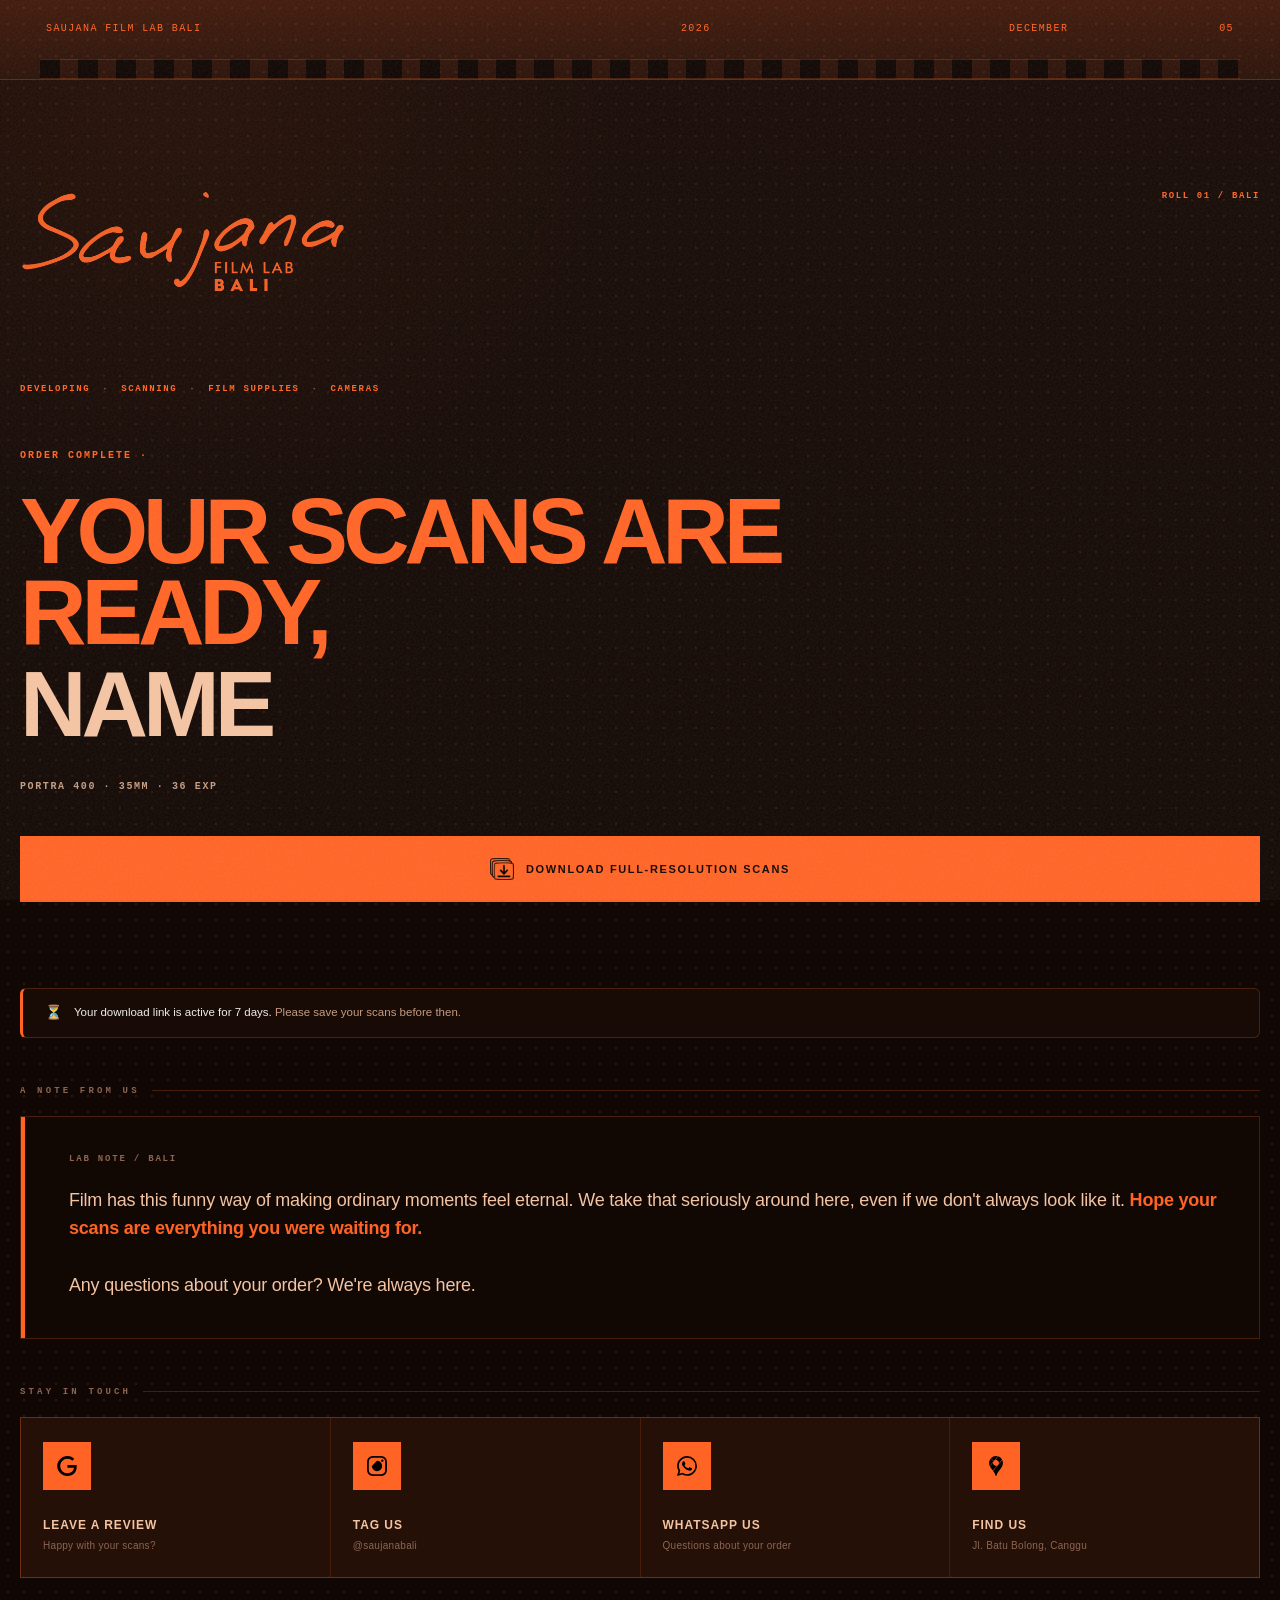
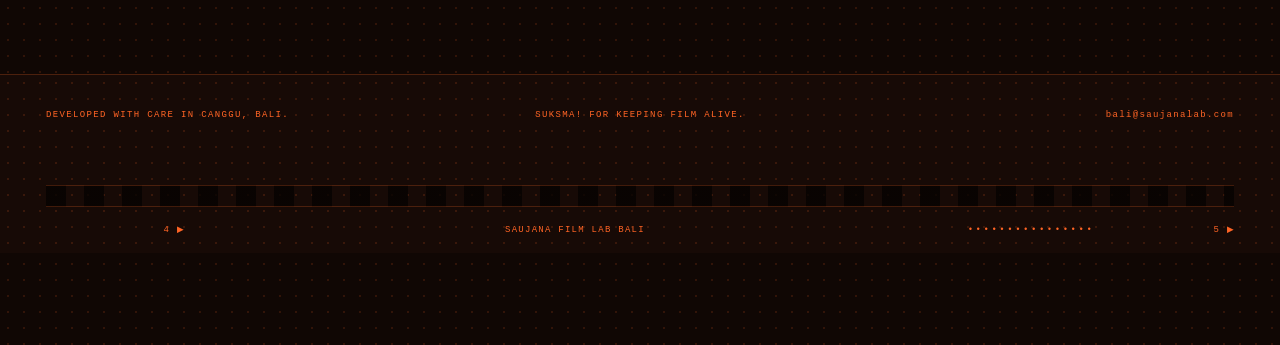
<file: index.html>
<!DOCTYPE html>
<html lang="en">
<head>
  <meta charset="UTF-8" />
  <meta name="viewport" content="width=device-width, initial-scale=1.0" />
  <title>Your Scans are Ready — Saujana Film Lab Bali</title>
  <link rel="icon" type="image/png" href="saujana-delivery-favicon.png" />
  <link rel="apple-touch-icon" href="saujana-delivery-favicon.png" />
  <link href="https://fonts.googleapis.com/css2?family=Cormorant+Garamond:ital,wght@0,300;0,400;1,300;1,400&family=Montserrat:wght@300;400;500&display=swap" rel="stylesheet" />
  <!-- WhatsApp / Social Media Preview Tags -->
  <meta property="og:title" content="Your scans are done! 🎞️" />
  <meta property="og:description" content="Fresh from our scanner, delivered to you!" />
  <meta property="og:image" content="https://bali-scans.saujanalab.com/sb-scans-done-wide.png" />
  <meta property="og:image:secure_url" content="https://bali-scans.saujanalab.com/sb-scans-done-wide.png" />
  <meta property="og:image:type" content="image/png" />
  <meta property="og:image:width" content="1200" />
  <meta property="og:image:height" content="630" />
  <meta property="og:type" content="website" />
  <meta property="og:url" content="https://bali-scans.saujanalab.com/" />

  <meta name="twitter:card" content="summary_large_image" />
  <meta name="twitter:title" content="Your scans are done! 🎞️" />
  <meta name="twitter:description" content="Fresh from our scanner, delivered to you!" />
  <meta name="twitter:image" content="https://bali-scans.saujanalab.com/sb-scans-done-wide.png" />
  <link rel="stylesheet" href="bali-delivery-trial.css?v=20261012-negatives" />
  <link rel="stylesheet" href="roll-call-link.css?v=20261101-recovery" />
  <link rel="stylesheet" href="roll-call-proof.css?v=20261117" />
  <link rel="stylesheet" href="download-countdown.css" />
  <script src="negative-collection.js?v=20261013-no-copy"></script>
  <script>
    (() => {
      const previewParams = new URLSearchParams(window.location.search);
      if (previewParams.get('theme') !== 'classic') {
        document.documentElement.dataset.deliveryTheme = 'bali';
        const requestedTheme = previewParams.get('negative');
        document.documentElement.dataset.negative =
          requestedTheme === 'bw' || requestedTheme === 'classic' ? requestedTheme : 'colour';
        if (
          previewParams.get('preview') === '1' ||
          window.location.hostname === '127.0.0.1' ||
          window.location.hostname === 'localhost'
        ) {
          document.documentElement.dataset.themePreview = 'true';
        }
      }
    })();
  </script>

  <style>
    *, *::before, *::after { box-sizing: border-box; margin: 0; padding: 0; }

    :root {
      --black: #0a0a0a;
      --off-black: #111111;
      --dark: #1a1a1a;
      --mid: #2e2e2e;
      --dim: #555;
      --muted: #888;
      --light: #c8c8c8;
      --off-white: #eeece8;
      --white: #fafaf8;
      --grain-opacity: 0.045;
    }

    html { scroll-behavior: smooth; }

    body {
      background-color: var(--black);
      color: var(--off-white);
      font-family: 'Montserrat', sans-serif;
      font-weight: 300;
      min-height: 100vh;
      overflow-x: hidden;
      cursor: default;
    }

    /* grain overlay */
    body::before {
      content: '';
      position: fixed;
      inset: 0;
      background-image: url("data:image/svg+xml,%3Csvg viewBox='0 0 512 512' xmlns='http://www.w3.org/2000/svg'%3E%3Cfilter id='noise'%3E%3CfeTurbulence type='fractalNoise' baseFrequency='0.75' numOctaves='4' stitchTiles='stitch'/%3E%3C/filter%3E%3Crect width='100%25' height='100%25' filter='url(%23noise)' opacity='1'/%3E%3C/svg%3E");
      opacity: var(--grain-opacity);
      pointer-events: none;
      z-index: 100;
    }

    /* sprocket strip top */
    .sprocket-strip {
      width: 100%;
      height: 36px;
      background: var(--off-black);
      border-bottom: 1px solid #222;
      display: flex;
      align-items: center;
      padding: 0 24px;
      gap: 0;
      overflow: hidden;
      position: relative;
    }
    .sprocket-strip::after {
      content: '';
      position: absolute;
      bottom: 0;
      left: 0;
      right: 0;
      height: 1px;
      background: linear-gradient(90deg, transparent, #333 20%, #333 80%, transparent);
    }
    .sprocket-hole {
      width: 18px;
      height: 22px;
      border: 1.5px solid #333;
      border-radius: 3px;
      margin-right: 28px;
      flex-shrink: 0;
      opacity: 0.6;
    }
    .frame-counter {
      position: absolute;
      right: 24px;
      font-size: 9px;
      letter-spacing: 0.2em;
      color: var(--dim);
      font-family: 'Montserrat', monospace;
    }

    /* main layout */
    .page {
      max-width: 680px;
      margin: 0 auto;
      padding: 0 32px 80px;
    }

    /* header */
    .header {
      padding: 64px 0 48px;
      text-align: center;
      opacity: 0;
      animation: fadeUp 1s ease 0.1s forwards;
    }

    .logo-wrap {
      display: inline-block;
      margin-bottom: 32px;
    }

    .logo-wrap img {
      width: 220px;
      opacity: 0.95;

    }

    .tagline {
      font-size: 10px;
      letter-spacing: 0.35em;
      color: var(--muted);
      text-transform: uppercase;
      margin-top: 4px;
    }

    /* divider */
    .divider {
      display: flex;
      align-items: center;
      gap: 16px;
      margin: 40px 0;
      opacity: 0;
      animation: fadeUp 1s ease 0.3s forwards;
    }
    .divider-line {
      flex: 1;
      height: 1px;
      background: linear-gradient(90deg, transparent, #2e2e2e);
    }
    .divider-line:last-child {
      background: linear-gradient(90deg, #2e2e2e, transparent);
    }
    .divider-icon {
      font-size: 16px;
      color: var(--dim);
      letter-spacing: 0.1em;
    }

    /* ready card */
    .ready-card {
      text-align: center;
      padding: 52px 40px;
      background: var(--off-black);
      border: 1px solid #222;
      border-radius: 2px;
      position: relative;
      overflow: hidden;
      opacity: 0;
      animation: fadeUp 1s ease 0.4s forwards;
    }
    .ready-card::before {
      content: '';
      position: absolute;
      top: 0; left: 0; right: 0;
      height: 1px;
      background: linear-gradient(90deg, transparent, #444, transparent);
    }

    .ready-eyebrow {
      font-size: 9px;
      letter-spacing: 0.4em;
      text-transform: uppercase;
      color: var(--muted);
      margin-bottom: 20px;
    }

    .ready-headline {
      font-family: 'Cormorant Garamond', serif;
      font-size: clamp(32px, 6vw, 48px);
      font-weight: 300;
      font-style: italic;
      color: var(--white);
      line-height: 1.15;
      margin-bottom: 8px;
      letter-spacing: -0.01em;
    }

    .ready-name {
      font-family: 'Cormorant Garamond', serif;
      font-size: clamp(32px, 6vw, 48px);
      font-weight: 400;
      color: var(--white);
      line-height: 1.15;
    }

    .ready-sub {
      margin-top: 20px;
      font-size: 11px;
      letter-spacing: 0.15em;
      color: var(--muted);
    }

    /* download button */
    .download-wrap {
      margin-top: 36px;
      display: flex;
      justify-content: center;
    }

    .btn-download {
      display: inline-flex;
      align-items: center;
      gap: 12px;
      padding: 16px 40px;
      background: var(--off-white);
      color: var(--black);
      text-decoration: none;
      font-size: 11px;
      font-weight: 500;
      letter-spacing: 0.25em;
      text-transform: uppercase;
      border-radius: 1px;
      transition: all 0.3s ease;
      position: relative;
      overflow: hidden;
    }
    .btn-download::before {
      content: '';
      position: absolute;
      inset: 0;
      background: var(--white);
      transform: scaleX(0);
      transform-origin: left;
      transition: transform 0.3s ease;
    }
    .btn-download:hover::before { transform: scaleX(1); }
    .btn-download span, .btn-download svg { position: relative; z-index: 1; }
    .btn-download:hover { letter-spacing: 0.3em; }

    /* notice */
    .notice {
      margin-top: 24px;
      display: flex;
      align-items: flex-start;
      gap: 12px;
      background: #161616;
      border: 1px solid #222;
      border-left: 2px solid #444;
      padding: 16px 20px;
      border-radius: 1px;
      text-align: left;
      opacity: 0;
      animation: fadeUp 1s ease 0.55s forwards;
    }
    .notice-icon { font-size: 14px; margin-top: 1px; flex-shrink: 0; }
    .notice p {
      font-size: 11.5px;
      line-height: 1.7;
      color: var(--light);
    }
    .notice p strong {
      color: var(--off-white);
      font-weight: 500;
    }

    /* info section */
    .info-section {
      margin-top: 48px;
      opacity: 0;
      animation: fadeUp 1s ease 0.65s forwards;
    }

    .info-label {
      font-size: 9px;
      letter-spacing: 0.35em;
      text-transform: uppercase;
      color: var(--dim);
      margin-bottom: 20px;
      display: flex;
      align-items: center;
      gap: 12px;
    }
    .info-label::after {
      content: '';
      flex: 1;
      height: 1px;
      background: #222;
    }

    .message-block {
      background: var(--off-black);
      border: 1px solid #1e1e1e;
      padding: 32px 36px;
      border-radius: 1px;
      font-family: 'Cormorant Garamond', serif;
      font-size: 18px;
      font-weight: 300;
      line-height: 1.8;
      color: var(--light);
      font-style: italic;
    }
    .message-block strong {
      font-style: normal;
      font-weight: 400;
      color: var(--off-white);
    }

    /* actions */
    .actions {
      margin-top: 48px;
      opacity: 0;
      animation: fadeUp 1s ease 0.75s forwards;
    }

    .action-grid {
      display: grid;
      grid-template-columns: 1fr 1fr;
      gap: 12px;
    }

    .action-card {
      display: flex;
      align-items: center;
      gap: 14px;
      padding: 20px 22px;
      background: var(--off-black);
      border: 1px solid #1e1e1e;
      border-radius: 1px;
      text-decoration: none;
      color: var(--light);
      transition: all 0.25s ease;
      position: relative;
      overflow: hidden;
    }
    .action-card::before {
      content: '';
      position: absolute;
      inset: 0;
      background: #1a1a1a;
      transform: scaleY(0);
      transform-origin: bottom;
      transition: transform 0.25s ease;
    }
    .action-card:hover::before { transform: scaleY(1); }
    .action-card:hover { border-color: #333; color: var(--off-white); }
    .action-card > * { position: relative; z-index: 1; }

    .action-icon {
      width: 36px;
      height: 36px;
      background: #222;
      border-radius: 50%;
      display: flex;
      align-items: center;
      justify-content: center;
      font-size: 15px;
      flex-shrink: 0;
      transition: background 0.25s ease;
    }
    .action-card:hover .action-icon { background: #2e2e2e; }

    .action-text { }
    .action-title {
      font-size: 11px;
      font-weight: 500;
      letter-spacing: 0.1em;
      text-transform: uppercase;
      color: var(--off-white);
      margin-bottom: 3px;
    }
    .action-sub {
      font-size: 10.5px;
      color: var(--muted);
      letter-spacing: 0.03em;
    }

    /* footer */
    .footer {
      margin-top: 72px;
      text-align: center;
      opacity: 0;
      animation: fadeUp 1s ease 0.85s forwards;
    }

    .footer-logo {
      width: 80px;
      opacity: 0.2;
      margin-bottom: 16px;
    }

    .footer-text {
      font-size: 10px;
      letter-spacing: 0.2em;
      color: var(--dim);
      line-height: 2;
      text-transform: uppercase;
    }

    /* sprocket strip bottom */
    .sprocket-strip-bottom {
      margin-top: 56px;
    }

    /* animations */
    @keyframes fadeUp {
      from { opacity: 0; transform: translateY(18px); }
      to   { opacity: 1; transform: translateY(0); }
    }

    /* mobile */
    @media (max-width: 520px) {
      .page { padding: 0 20px 64px; }
      .ready-card { padding: 40px 24px; }
      .message-block { padding: 24px; font-size: 16px; }
      .action-grid { grid-template-columns: 1fr; }
    }

    /* contact sheets */
    .page { max-width: 1040px; }
    .logo-wrap img {
      display: block;
      width: 260px;
      height: auto;
      max-height: none;
      object-fit: contain;
    }
    .ready-card { padding: 58px 52px; }
    .btn-download {
      width: 100%; justify-content: center; gap: 12px;
      background: #d19a2a; color: #0a0a0a;
      box-shadow: 0 8px 22px rgba(0,0,0,.22), inset 0 1px rgba(255,255,255,.24);
    }
    .btn-download::before { background: #e0aa3e; }
    .btn-download.is-disabled {
      opacity: .48;
      cursor: wait;
      pointer-events: none;
      box-shadow: none;
    }
    .button-image-icon { width: 24px; height: 24px; object-fit: contain; flex: 0 0 24px; position: relative; z-index: 1; }
    .contact-sheets { margin-top: 36px; padding-top: 28px; border-top: 1px solid #242424; }
    .contact-sheets.is-loading { min-height: 280px; }
    .contact-loading-state {
      min-height: 250px;
      display: flex;
      flex-direction: column;
      align-items: center;
      justify-content: center;
      gap: 10px;
      padding: 36px 24px;
      background: #090909;
      border: 1px solid #242424;
      text-align: center;
    }
    .contact-loading-state[hidden], .contact-stage[hidden] { display: none; }
    .contact-loading-mark {
      width: 34px;
      height: 34px;
      margin-bottom: 7px;
      border: 2px solid #343434;
      border-top-color: #d19a2a;
      border-radius: 50%;
      animation: contact-loading-spin .9s linear infinite;
    }
    .contact-loading-state strong {
      color: var(--off-white);
      font: 500 11px 'Montserrat',sans-serif;
      letter-spacing: .13em;
      text-transform: uppercase;
    }
    .contact-loading-state span {
      color: var(--muted);
      font-size: 10px;
      letter-spacing: .06em;
    }
    @keyframes contact-loading-spin { to { transform: rotate(360deg); } }
    .contact-stage { position: relative; padding: 8px; background: #090909; border: 1px solid #242424; }
    .contact-slide { display: none; text-align: left; }
    .contact-slide.active { display: block; }
    .contact-slide > img { display: block; width: 100%; height: auto; }
    .contact-stage[data-format="portrait"] .contact-slide > img { width: min(100%, 440px); margin: 0 auto; }
    .contact-caption { display: flex; justify-content: space-between; gap: 16px; padding: 11px 3px 3px; color: var(--muted); font-size: 9px; letter-spacing: .12em; text-transform: uppercase; }
    .contact-caption strong { color: var(--light); font-weight: 500; }
    .contact-tools { display: grid; gap: 8px; margin: 12px 0 0; }
    .contact-format-toggle { display: grid; grid-template-columns: 1fr 1fr; gap: 8px; }
    .contact-format-button { min-height: 42px; background: #101010; border: 1px solid #303030; color: var(--muted); font: 500 8px 'Montserrat',sans-serif; letter-spacing: .18em; text-transform: uppercase; cursor: pointer; transition: .22s ease; }
    .contact-format-button:hover,
    .contact-format-button.active { border-color: #d19a2a; color: #0a0a0a; background: #d19a2a; }
    .contact-actions { display: grid; grid-template-columns: 1fr 1fr; gap: 8px; margin-top: 12px; }
    .contact-button { display: flex; align-items: center; justify-content: center; gap: 11px; min-height: 50px; padding: 11px 9px; background: linear-gradient(180deg,#1b1b1b,#131313); border: 1px solid #303030; color: var(--light); font: 500 8px 'Montserrat',sans-serif; letter-spacing: .14em; text-transform: uppercase; cursor: pointer; transition: .22s ease; }
    .contact-button:hover { transform: translateY(-2px); border-color: #7a5a24; color: var(--white); }
    .contact-button img { filter: invert(1); }
    .contact-nav { position: absolute; top: 42%; transform: translateY(-50%); width: 42px; height: 42px; border-radius: 50%; border: 1px solid #505050; background: rgba(12,12,12,.88); color: var(--white); font: 24px 'Cormorant Garamond',serif; cursor: pointer; }
    .contact-nav:hover { background: #d19a2a; border-color: #d19a2a; color: #0a0a0a; }
    .contact-prev { left: 14px; } .contact-next { right: 14px; }
    .contact-dots { display: flex; justify-content: center; gap: 7px; margin-top: 12px; }
    .contact-dot { width: 6px; height: 6px; border: 0; border-radius: 50%; background: #444; padding: 0; cursor: pointer; }
    .contact-dot.active { background: var(--off-white); }
    @media (max-width: 520px) {
      .ready-card { padding: 40px 24px; }
      .contact-actions { grid-template-columns: 1fr; }
      .contact-caption { display: block; }
      .contact-caption span { display: block; margin-top: 5px; }
    }
  </style>
</head>
<body>
  <svg aria-hidden="true" focusable="false" width="0" height="0"
       style="position:absolute;width:0;height:0;overflow:hidden">
    <filter id="logo-colour-tint" color-interpolation-filters="sRGB">
      <feColorMatrix type="matrix" values="
        0 0 0 0 1
        0 0 0 0 0.392157
        0 0 0 0 0.145098
        0 0 0 1 0" />
    </filter>
    <filter id="logo-classic-tint" color-interpolation-filters="sRGB">
      <feColorMatrix type="matrix" values="
        0 0 0 0 0.788235
        0 0 0 0 0.631373
        0 0 0 0 0.360784
        0 0 0 1 0" />
    </filter>
  </svg>
  <nav class="theme-preview-switch" aria-label="Delivery theme preview">
    <span>Negative preview</span>
    <a href="?theme=bali&negative=colour&date=2026-07-31&order=0000065&name=Ivan%20Y.&film=Kodak%20Ultramax%20400%20%C3%97%206&link=%23&sheets=1">Colour</a>
    <a href="?theme=bali&negative=bw&date=2026-07-31&order=0000065&name=Ivan%20Y.&film=Kentmere%20400%20%C3%97%206&link=%23&sheets=1">B&amp;W</a>
    <a href="?theme=bali&negative=classic&date=2026-07-31&order=0000065&name=Ivan%20Y.&film=Kodak%20Ultramax%20400%20%C3%97%206&link=%23&sheets=1">Classic</a>
  </nav>

  <!-- top film strip -->
  <div class="sprocket-strip sprocket-strip-top">
    <div class="bali-film-meta" aria-hidden="true">
      <span>SAUJANA FILM LAB BALI</span>
      <span>36 <b>▶</b></span>
      <span class="bali-negative-label"></span>
      <span class="bali-process-label"></span>
    </div>
    <div class="sprocket-hole"></div>
    <div class="sprocket-hole"></div>
    <div class="sprocket-hole"></div>
    <div class="sprocket-hole"></div>
    <div class="sprocket-hole"></div>
    <div class="sprocket-hole"></div>
    <div class="sprocket-hole"></div>
    <div class="sprocket-hole"></div>
    <div class="sprocket-hole"></div>
    <div class="sprocket-hole"></div>
    <div class="sprocket-hole"></div>
    <div class="sprocket-hole"></div>
    <div class="sprocket-hole"></div>
    <span class="frame-counter">SAUJANA · BALI</span>
  </div>

  <div class="page">

    <!-- header -->
    <div class="header">
      <div class="bali-header-meta" aria-hidden="true">
        <span>ROLL 01 / BALI</span>
      </div>
      <div class="logo-wrap">
        <img src="[data-uri]" alt="Saujana Film Lab Bali"
          onerror="this.style.display='none'; this.nextElementSibling.style.display='block';" />
        <!-- fallback text logo -->
        <div style="display:none; font-family:'Cormorant Garamond',serif; font-size:36px; font-style:italic; font-weight:300; color:var(--white); letter-spacing:-0.02em;">
          Saujana <span style="font-style:normal; font-size:14px; letter-spacing:0.3em; font-weight:400; vertical-align:middle; color:var(--muted);">FILM LAB BALI</span>
        </div>
      </div>
      <p class="bali-header-services">DEVELOPING <span>·</span> SCANNING <span>·</span> FILM SUPPLIES <span>·</span> CAMERAS</p>
    </div>

    <!-- ready card -->
    <div class="ready-card">
      <p class="ready-eyebrow">Order complete · <span id="order-display"></span></p>
      <h1 class="ready-headline">Your scans are ready,</h1>
      <p class="ready-name"><!-- CUSTOMER NAME -->Name<!-- /CUSTOMER NAME --></p>
      <p class="ready-sub"><!-- FILM INFO -->Portra 400 · 35mm · 36 exp<!-- /FILM INFO --></p>

      <div class="contact-sheets" id="contact-sheets" hidden>
        <div class="contact-loading-state" id="contact-loading-state" role="status" aria-live="polite" hidden>
          <div class="contact-loading-mark" aria-hidden="true"></div>
          <strong>Rollo is arranging your scans...</strong>
          <span>Your contact sheet will be ready in a moment.</span>
        </div>
        <div class="contact-stage" id="contact-stage" hidden>
          <div id="contact-slides"></div>
          <button class="contact-nav contact-prev" id="contact-prev" type="button" aria-label="Previous roll">‹</button>
          <button class="contact-nav contact-next" id="contact-next" type="button" aria-label="Next roll">›</button>
          <div class="contact-dots" id="contact-dots"></div>
          <div class="contact-tools">
            <div class="contact-format-toggle" role="group" aria-label="Contact sheet format">
              <button class="contact-format-button active" id="contact-format-landscape" type="button" data-format="landscape">Landscape</button>
              <button class="contact-format-button" id="contact-format-portrait" type="button" data-format="portrait">Portrait</button>
            </div>
          </div>
          <div class="contact-actions">
            <button class="contact-button" id="contact-download-selected" type="button">
              <img class="button-image-icon" src="icon-contact-download.png" alt="" aria-hidden="true">
              <span>Download contact sheet</span>
            </button>
            <button class="contact-button" id="contact-share-selected" type="button">
              <img class="button-image-icon" src="icon-contact-share.png" alt="" aria-hidden="true">
              <span>Share contact sheet</span>
            </button>
          </div>
        </div>
      </div>

      <div class="download-wrap">
        <a href="#" class="btn-download" target="_blank" rel="noopener" id="download-btn">
          <img class="button-image-icon" src="icon-full-download.png" alt="" aria-hidden="true">
          <span>Download Full-Resolution Scans</span>
        </a>
      </div>
      <button type="button" id="delivery-retry" hidden style="margin:14px auto;padding:10px 16px;border:1px solid var(--bali-accent,#c9a15c);background:transparent;color:var(--bali-paper,#eeece8);font:700 13px Helvetica,Arial,sans-serif;cursor:pointer;">Retry delivery</button>
    </div>

    <div class="download-reminders" id="download-reminders">
    <svg width="0" height="0" class="download-countdown-filters" aria-hidden="true" focusable="false">
      <defs>
        <filter id="countdown-ink-colour" color-interpolation-filters="sRGB">
          <feComponentTransfer>
            <feFuncR type="table" tableValues=".12 .16 .48 .96 1"/>
            <feFuncG type="table" tableValues=".042 .062 .18 .40 .74"/>
            <feFuncB type="table" tableValues=".018 .030 .08 .18 .57"/>
          </feComponentTransfer>
        </filter>
        <filter id="countdown-ink-classic" color-interpolation-filters="sRGB">
          <feComponentTransfer>
            <feFuncR type="table" tableValues=".08 .12 .37 .79 .96"/>
            <feFuncG type="table" tableValues=".07 .10 .29 .63 .87"/>
            <feFuncB type="table" tableValues=".06 .08 .19 .39 .68"/>
          </feComponentTransfer>
        </filter>
      </defs>
    </svg>
    <div class="notice" id="download-reminder-fallback">
      <span class="notice-icon">⏳</span>
      <p>
        <strong>Your download link is active for 7 days.</strong> Please save your scans before then.
      </p>
    </div>
    <section class="download-countdown" id="download-countdown" aria-labelledby="download-countdown-title" hidden>
      <div class="download-countdown-mascot"><img alt="" decoding="async" /></div>
      <div class="download-countdown-copy">
        <p class="download-countdown-label">DOWNLOAD REMINDER</p>
        <h2 id="download-countdown-title"></h2>
        <p id="download-countdown-copy"></p>
        <time id="download-countdown-date"></time>
      </div>
      <div class="download-countdown-side">
        <div class="download-countdown-frames" aria-hidden="true">
          <span></span><span></span><span></span><span></span><span></span><span></span><span></span>
        </div>
        <a class="download-reminders-whatsapp" id="download-countdown-action" href="https://wa.me/6282251318377" target="_blank" rel="noopener noreferrer" hidden>WhatsApp us</a>
      </div>
    </section>
    <section class="negative-collection-message" id="negative-collection-message" aria-labelledby="negative-collection-label" hidden>
      <h2 class="negative-collection-label" id="negative-collection-label"></h2>
      <p id="negative-collection-copy"></p>
      <a class="download-reminders-whatsapp" id="negative-collection-whatsapp" href="https://wa.me/6282251318377" target="_blank" rel="noopener noreferrer" hidden>WhatsApp us</a>
    </section>
    </div>

    <section id="roll-call-wrap" class="roll-call-invite roll-call-proof" aria-label="Your Roll Call membership" hidden>
      <a id="roll-call-link" class="roll-call-member-link" href="#" rel="noreferrer" hidden>
        <span class="roll-call-proof-stage" aria-hidden="true">
          <span class="roll-call-art">
            <img class="roll-call-art-back" src="roll-call/assets/roll-call-back.png" alt="" width="1223" height="2000" loading="lazy">
            <span class="roll-call-art-front"><img src="roll-call/assets/roll-call-front.png" alt="" width="1223" height="2000" loading="lazy"><span class="roll-call-art-number" id="roll-call-art-number"></span></span>
          </span>
        </span>
        <span class="roll-call-invite-copy">
          <span class="roll-call-invite-label">Member Card</span>
          <span class="roll-call-invite-title">ROLL CALL</span>
          <span class="roll-call-invite-name" id="roll-call-member-name"></span>
          <span class="roll-call-invite-number" id="roll-call-member-number"></span>
          <span class="roll-call-invite-progress" id="roll-call-member-progress"></span>
          <span class="roll-call-proof-reward">
            <span class="roll-call-invite-reward" id="roll-call-member-reward" hidden></span>
            <span class="roll-call-proof-reward-detail">Free C-41 develop + scan</span>
          </span>
          <span class="roll-call-invite-action">Open your card <span aria-hidden="true">↗</span></span>
        </span>
      </a>
      <div id="roll-call-load-error" class="roll-call-load-error" role="status" hidden>
        <strong>ROLL CALL</strong>
        <p>Your member card could not load right now.</p>
        <button type="button" id="roll-call-retry">Try again</button>
        <a id="roll-call-fallback-link" href="#" rel="noreferrer">Open your card ↗</a>
      </div>
    </section>

    <!-- personal note -->
    <div class="info-section">
      <p class="info-label">A note from us</p>
      <div class="message-block">
        <span id="order-notes-display"></span>
        Film has this funny way of making ordinary moments feel eternal. We take that seriously around here, even if we don't always look like it. <strong>Hope your scans are everything you were waiting for.</strong>
        <br><br>
        Any questions about your order? We're always here.
      </div>
    </div>

    <!-- actions -->
    <div class="actions">
      <p class="info-label">Stay in touch</p>
      <div class="action-grid">
        <a href="https://g.page/r/CarOb39L8uCJEBM/review" target="_blank" rel="noopener" class="action-card">
          <div class="action-icon">
            <span class="legacy-action-icon">⭐</span>
            <img class="theme-action-icon" src="icons/google.svg" alt="" aria-hidden="true" />
          </div>
          <div class="action-text">
            <p class="action-title">Leave a Review</p>
            <p class="action-sub">Happy with your scans?</p>
          </div>
        </a>
        <a href="https://www.instagram.com/saujanabali" target="_blank" rel="noopener" class="action-card">
          <div class="action-icon">
            <span class="legacy-action-icon">📷</span>
            <img class="theme-action-icon" src="icons/instagram.svg" alt="" aria-hidden="true" />
          </div>
          <div class="action-text">
            <p class="action-title">Tag Us</p>
            <p class="action-sub">@saujanabali</p>
          </div>
        </a>
        <a href="http://wa.me/6282251318377" target="_blank" rel="noopener" class="action-card">
          <div class="action-icon">
            <span class="legacy-action-icon">💬</span>
            <img class="theme-action-icon" src="icons/whatsapp.svg" alt="" aria-hidden="true" />
          </div>
          <div class="action-text">
            <p class="action-title">WhatsApp Us</p>
            <p class="action-sub">Questions about your order</p>
          </div>
        </a>
        <a href="https://maps.app.goo.gl/thYiP36heXocSxuY6" target="_blank" rel="noopener" class="action-card">
          <div class="action-icon">
            <span class="legacy-action-icon">📍</span>
            <img class="theme-action-icon" src="icons/googlemaps.svg" alt="" aria-hidden="true" />
          </div>
          <div class="action-text">
            <p class="action-title">Find Us</p>
            <p class="action-sub">Jl. Batu Bolong, Canggu</p>
          </div>
        </a>
      </div>
    </div>

    <!-- footer -->
    <div class="footer">
      <p class="footer-text">
        Saujana Film Lab · Bali, Indonesia<br>
        Develop · Scan · Film Supply · Cameras<br><br>
        <a href="https://maps.app.goo.gl/thYiP36heXocSxuY6" target="_blank" rel="noopener" style="color:var(--dim); text-decoration:none; letter-spacing:0.15em; font-size:9px;">
          Jl. Pantai Batu Bolong No.25, Canggu, Bali 80361
        </a>
      </p>
      <div class="bali-footer-compact">
        <div class="bali-footer-signoff">
          <span>DEVELOPED WITH CARE IN CANGGU, BALI.</span>
          <span class="bali-footer-thanks">SUKSMA! FOR KEEPING FILM ALIVE.</span>
          <a href="mailto:bali@saujanalab.com">bali@saujanalab.com</a>
        </div>
        <div class="bali-footer-perforation" aria-hidden="true"></div>
        <div class="bali-footer-film-meta" aria-hidden="true">
          <span>4 <b>▶</b></span>
          <span>SAUJANA FILM LAB BALI</span>
          <span class="bali-footer-dots">••••••••••••••••</span>
          <span>5 <b>▶</b></span>
        </div>
      </div>
      <div class="bali-site-footer">
        <section class="bali-footer-panel">
          <p class="bali-footer-index">01 / LOCATION</p>
          <h2>COME SAY HI.</h2>
          <p>Jl. Pantai Batu Bolong No.25<br>Canggu, Bali 80361</p>
          <a href="https://maps.app.goo.gl/thYiP36heXocSxuY6" target="_blank" rel="noopener">OPEN IN MAPS ↗</a>
        </section>
        <section class="bali-footer-panel">
          <p class="bali-footer-index">02 / HOURS</p>
          <h2>ROLL IN.</h2>
          <dl>
            <div><dt>MONDAY—SATURDAY</dt><dd>11:00—20:00</dd></div>
            <div><dt>SUNDAY</dt><dd>CLOSED</dd></div>
          </dl>
        </section>
        <section class="bali-footer-panel">
          <p class="bali-footer-index">03 / SERVICES</p>
          <h2>FILM IN.<br>FILES OUT.</h2>
          <ul>
            <li><span>DEVELOPING</span><span>C-41 / B&amp;W</span></li>
            <li><span>SCANNING</span><span>35MM / 120</span></li>
            <li><span>FILM SUPPLIES</span><span>IN STORE</span></li>
          </ul>
        </section>
        <section class="bali-footer-panel">
          <p class="bali-footer-index">04 / CONTACT</p>
          <h2>STAY IN<br>THE LOOP.</h2>
          <ul>
            <li><span>WHATSAPP</span><a href="http://wa.me/6282251318377" target="_blank" rel="noopener">+62 822-5131-8377 ↗</a></li>
            <li><span>INSTAGRAM</span><a href="https://www.instagram.com/saujanabali" target="_blank" rel="noopener">@SAUJANABALI ↗</a></li>
            <li><span>WEBSITE</span><a href="https://bali.saujanalab.com/" target="_blank" rel="noopener">BALI.SAUJANALAB.COM ↗</a></li>
          </ul>
        </section>
      </div>
    </div>

    <!-- bottom film strip -->
    <div class="sprocket-strip sprocket-strip-bottom">
      <div class="sprocket-hole"></div>
      <div class="sprocket-hole"></div>
      <div class="sprocket-hole"></div>
      <div class="sprocket-hole"></div>
      <div class="sprocket-hole"></div>
      <div class="sprocket-hole"></div>
      <div class="sprocket-hole"></div>
      <div class="sprocket-hole"></div>
      <div class="sprocket-hole"></div>
      <div class="sprocket-hole"></div>
      <div class="sprocket-hole"></div>
      <div class="sprocket-hole"></div>
      <div class="sprocket-hole"></div>
    </div>

  </div>


  <script>
    const LEGACY_SHEETS_API = "https://script.google.com/macros/s/AKfycbyCCkm0VIH6jsuj6T68KktBiHgE3IKnDQEOgEogRExKxmQ4WHXaW9wK4C9gZ2hhlfk/exec";
    const DISPATCH_API = "https://bali-dispatch-api.saujanalab-bali.workers.dev";
    const LOCAL_DISPATCH_API = "http://127.0.0.1:8799";
    const ORDER_API_TIMEOUT_MS = 7000;

    (function() {
      const params       = new URLSearchParams(window.location.search);
      const order        = params.get('order');
      const name         = params.get('name');
      const film         = params.get('film');
      const link         = params.get('link');
      const notesFromUrl = params.get('notes');
      const sheetMode    = params.get('sheets');
      const deliveryDate = params.get('date');
      const collectNegatives = SaujanaNegativeCollection.normalize(params.get('collectNegatives'));
      function showNegatives(choice) {
        const copy = SaujanaNegativeCollection.deliveryCopy(choice);
        const pickup = SaujanaNegativeCollection.normalize(choice);
        document.getElementById('negative-collection-label').textContent = copy?.title || '';
        document.getElementById('negative-collection-copy').textContent = copy?.body || '';
        document.getElementById('negative-collection-message').hidden = !copy;
        document.getElementById('negative-collection-whatsapp').hidden = pickup !== 'yes';
      }
      showNegatives(collectNegatives);
      const contactSection = document.getElementById('contact-sheets');
      const contactLoading = document.getElementById('contact-loading-state');
      const contactStage = document.getElementById('contact-stage');
      const downloadButton = document.getElementById('download-btn');
      const downloadButtonText = downloadButton.querySelector('span');
      const retryDelivery=document.getElementById('delivery-retry');
      retryDelivery.addEventListener('click',()=>window.location.reload());
      function failDelivery(){finishContactSheetCheck(false);setFullResolutionReady(false);downloadButtonText.textContent='Delivery unavailable. Please refresh or contact the lab.';retryDelivery.hidden=false;}
      let contactGateTimer = null;

      function getOrderApiUrls(orderNumber) {
        const apiMode = params.get('api');
        const encodedOrder = encodeURIComponent(orderNumber);
        const urls = [];
        const isLocalPreview = window.location.protocol === 'file:'
          || window.location.hostname === 'localhost'
          || window.location.hostname === '127.0.0.1';

        if (apiMode !== 'legacy') {
          if (isLocalPreview) urls.push(`${LOCAL_DISPATCH_API}/?action=getOrder&order=${encodedOrder}`);
          urls.push(`${DISPATCH_API}/?action=getOrder&order=${encodedOrder}`);
        }
        urls.push(`${LEGACY_SHEETS_API}?action=getOrder&order=${encodedOrder}`);
        return [...new Set(urls)];
      }

      async function fetchJsonWithTimeout(url, timeoutMs) {
        const controller = new AbortController();
        const timeout = window.setTimeout(() => controller.abort(), timeoutMs);
        try {
          const response = await fetch(url,{signal:controller.signal});
          if (!response.ok) throw new Error(`Order API returned ${response.status}`);
          return await response.json();
        } finally {
          window.clearTimeout(timeout);
        }
      }

      async function fetchOrderRecord(orderNumber) {
        let firstValidRecord = null;
        const needsContactSheets = sheetMode !== '0';
        for (const url of getOrderApiUrls(orderNumber)) {
          try {
            const data = await fetchJsonWithTimeout(url,ORDER_API_TIMEOUT_MS);
            if (data && !data.error) {
              if (!firstValidRecord) firstValidRecord = data;
              const hasContactSheets = Array.isArray(data.contactSheets)
                && data.contactSheets.some(sheet => sheet && (sheet.deliveryUrl || sheet.storyUrl));
              if (data.delivery || !needsContactSheets || hasContactSheets) return data;
            }
          } catch (error) {
            console.warn('Could not load order record from this source',error);
            if(url.startsWith(DISPATCH_API)||url.startsWith(LOCAL_DISPATCH_API))throw error;
          }
        }
        return firstValidRecord;
      }

      function showDeliveryDate(value) {
        let date;
        if (value && /^\d{4}-\d{2}-\d{2}$/.test(value)) {
          const parts = value.split('-').map(Number);
          date = new Date(parts[0], parts[1] - 1, parts[2]);
        } else {
          date = value ? new Date(value) : new Date();
        }
        if (Number.isNaN(date.getTime())) date = new Date();
        const cells = document.querySelectorAll('.bali-film-meta > span');
        if (cells.length < 4) return;
        cells[1].textContent = String(date.getFullYear());
        cells[2].textContent = date.toLocaleString('en-US',{month:'long'}).toUpperCase();
        cells[3].textContent = String(date.getDate()).padStart(2,'0');
      }

      showDeliveryDate(deliveryDate);

      // Populate page instantly from URL params
      if (order) document.getElementById('order-display').textContent = order;
      if (name)  document.querySelector('.ready-name').textContent = name;
      if (film)  document.querySelector('.ready-sub').textContent = film;
      if (link)  downloadButton.href = decodeURIComponent(link);

      function setFullResolutionReady(ready) {
        downloadButton.classList.toggle('is-disabled', !ready);
        downloadButton.setAttribute('aria-disabled', ready ? 'false' : 'true');
        if (ready) {
          downloadButton.removeAttribute('tabindex');
          downloadButtonText.textContent = 'Download Full-Resolution Scans';
        } else {
          downloadButton.setAttribute('tabindex','-1');
          downloadButtonText.textContent = 'Preparing your scans...';
        }
      }

      function beginContactSheetCheck() {
        contactSection.hidden = false;
        contactSection.classList.add('is-loading');
        contactLoading.hidden = false;
        contactStage.hidden = true;
        setFullResolutionReady(false);
      }

      function finishContactSheetCheck(hasSheets) {
        if (contactGateTimer) window.clearTimeout(contactGateTimer);
        contactGateTimer = null;
        contactSection.classList.remove('is-loading');
        contactLoading.hidden = true;
        contactStage.hidden = !hasSheets;
        contactSection.hidden = !hasSheets;
        setFullResolutionReady(true);
      }

      if (order && sheetMode !== '0') beginContactSheetCheck();
      else setFullResolutionReady(true);
      if(order)setFullResolutionReady(false);

      function showNotes(notes) {
        const notesEl = document.getElementById('order-notes-display');
        if (!notesEl) return;
        if(!notes){notesEl.replaceChildren();return;}
        const note = document.createElement('span');
        note.style.cssText = 'display:block;padding:12px 16px;margin-bottom:16px;background:#161616;border-left:2px solid #444;border-radius:1px;font-style:normal;font-size:14px;color:var(--off-white);line-height:1.7;';
        const label = document.createElement('strong');
        label.textContent = 'Order Note: ';
        note.append('📋 ', label, String(notes));
        notesEl.replaceChildren(note);
      }

      const safeFileName = value => String(value || 'saujana-roll').replace(/[<>:"/\\|?*]/g,'-');

      async function getRemoteFile(url, fileName) {
        const response = await fetch(url);
        if (!response.ok) throw new Error('Could not retrieve this contact sheet');
        return new File([await response.blob()], fileName, {type:'image/jpeg'});
      }

      function downloadRemoteFile(url, fileName) {
        const downloadUrl = new URL(url, window.location.href);
        downloadUrl.searchParams.set('download', fileName);
        const link = document.createElement('a');
        link.href = downloadUrl.href;
        link.download = fileName;
        link.target = '_blank';
        link.rel = 'noopener';
        document.body.appendChild(link);
        link.click();
        link.remove();
      }

      async function shareRemoteFile(url, fileName) {
        try {
          const file = await getRemoteFile(url, fileName);
          if (navigator.canShare && navigator.canShare({files:[file]})) {
            await navigator.share({files:[file]});
            return;
          }
        } catch (error) {
          if (error && error.name === 'AbortError') return;
        }
        downloadRemoteFile(url, fileName);
        window.alert('The contact sheet has been downloaded. You can share it from your Photos or Files app.');
      }

      function withButtonBusy(button, onClick) {
        button.addEventListener('click', async () => {
          button.disabled = true;
          try { await onClick(); }
          catch (error) { window.alert(error.message || 'Please try again.'); }
          finally { button.disabled = false; }
        });
      }

      function renderContactSheets(sheets) {
        const validSheets = Array.isArray(sheets)
          ? sheets.filter(sheet => sheet && (sheet.deliveryUrl || sheet.storyUrl))
          : [];
        if (!validSheets.length) return false;

        const section = document.getElementById('contact-sheets');
        const stage = document.getElementById('contact-stage');
        const slidesRoot = document.getElementById('contact-slides');
        const dotsRoot = document.getElementById('contact-dots');
        const previous = document.getElementById('contact-prev');
        const next = document.getElementById('contact-next');
        const formatButtons = Array.from(document.querySelectorAll('.contact-format-button'));
        const downloadSelected = document.getElementById('contact-download-selected');
        const shareSelected = document.getElementById('contact-share-selected');
        let current = 0;
        let selectedFormat = window.matchMedia('(max-width: 720px)').matches ? 'portrait' : 'landscape';

        const getSheetUrl = sheet => selectedFormat === 'portrait'
          ? (sheet.storyUrl || sheet.deliveryUrl)
          : (sheet.deliveryUrl || sheet.storyUrl);
        const getFileSuffix = () => selectedFormat === 'portrait' ? 'contact-story' : 'contact-4x3';
        const getCurrentFile = () => {
          const sheet = validSheets[current];
          const filmName = sheet.filmName || `Roll ${current+1}`;
          return {
            url: getSheetUrl(sheet),
            fileName: `${safeFileName(filmName)}_${getFileSuffix()}.jpg`
          };
        };
        const updateContactFormat = format => {
          selectedFormat = format === 'portrait' ? 'portrait' : 'landscape';
          stage.dataset.format = selectedFormat;
          formatButtons.forEach(button => button.classList.toggle('active',button.dataset.format === selectedFormat));
          slidesRoot.querySelectorAll('.contact-preview').forEach((preview,index) => {
            preview.src = getSheetUrl(validSheets[index]);
          });
        };

        validSheets.forEach((sheet,index) => {
          const filmName = sheet.filmName || `Roll ${index+1}`;
          const slide = document.createElement('article');
          slide.className = `contact-slide${index===0?' active':''}`;

          const preview = document.createElement('img');
          preview.className = 'contact-preview';
          preview.src = getSheetUrl(sheet);
          preview.alt = `${filmName} contact sheet`;
          preview.loading = index ? 'lazy' : 'eager';

          const caption = document.createElement('div');
          caption.className = 'contact-caption';
          const title = document.createElement('strong');
          title.textContent = filmName;
          const frames = document.createElement('span');
          frames.textContent = `${Number(sheet.frameCount)||0} frames`;
          caption.append(title,frames);

          slide.append(preview,caption);
          slidesRoot.appendChild(slide);

          const dot = document.createElement('button');
          dot.className = `contact-dot${index===0?' active':''}`;
          dot.type = 'button';
          dot.setAttribute('aria-label',`Show roll ${index+1}`);
          dot.addEventListener('click',() => show(index));
          dotsRoot.appendChild(dot);
        });

        const slides = Array.from(slidesRoot.children);
        const dots = Array.from(dotsRoot.children);
        function show(index) {
          current = (index + slides.length) % slides.length;
          slides.forEach((slide,n) => slide.classList.toggle('active',n===current));
          dots.forEach((dot,n) => dot.classList.toggle('active',n===current));
        }
        previous.addEventListener('click',() => show(current-1));
        next.addEventListener('click',() => show(current+1));
        previous.hidden = next.hidden = dotsRoot.hidden = validSheets.length < 2;
        formatButtons.forEach(button => {
          button.addEventListener('click',() => updateContactFormat(button.dataset.format || 'landscape'));
        });
        withButtonBusy(downloadSelected,() => {
          const file = getCurrentFile();
          downloadRemoteFile(file.url,file.fileName);
        });
        withButtonBusy(shareSelected,() => {
          const file = getCurrentFile();
          return shareRemoteFile(file.url,file.fileName);
        });
        updateContactFormat(selectedFormat);
        section.hidden = false;
        const firstPreview = slides[0].querySelector('img');
        const revealContactSheets = () => finishContactSheetCheck(true);
        if (firstPreview.complete) revealContactSheets();
        else {
          firstPreview.addEventListener('load',revealContactSheets,{once:true});
          firstPreview.addEventListener('error',revealContactSheets,{once:true});
        }
        return true;
      }

      if (notesFromUrl) showNotes(notesFromUrl);

      // Fetch the authoritative order record and any published contact sheets.
      if (order) {
        fetchOrderRecord(order)
          .then(data => {
            if (!data || data.error) {
              failDelivery();
              return;
            }
            if(data.delivery){
              const saved=data.delivery;
              document.querySelector('.ready-name').textContent=saved.name;
              document.querySelector('.ready-sub').textContent=saved.film;
              document.documentElement.dataset.deliveryTheme='bali';
              document.documentElement.dataset.negative=saved.theme;
              if(saved.date)showDeliveryDate(saved.date);
              downloadButton.href=saved.driveLink;
              showNotes(saved.notes);
            }else{
            if (data.customerName) document.querySelector('.ready-name').textContent = data.customerName;
            // A customer-facing roll summary in the delivery URL takes priority over
            // the operational roll list stored in the Orders sheet.
            if (data.film && !film) document.querySelector('.ready-sub').textContent = data.film;
            if (data.driveLink) downloadButton.href = data.driveLink;
            if (data.notes && !notesFromUrl) showNotes(data.notes);
            }
            // Only opted-in new links may show collection information. Older links stay unchanged.
            if (collectNegatives && Object.prototype.hasOwnProperty.call(data,'collectNegatives')) showNegatives(data.collectNegatives);
            if (!renderContactSheets(data.contactSheets)) finishContactSheetCheck(false);
          })
          .catch(failDelivery);
      }
    })();
  </script>

<script src="roll-call-link.js?v=20261117-proof"></script>
<script src="download-countdown.js"></script>
</body>
</html>
</file>
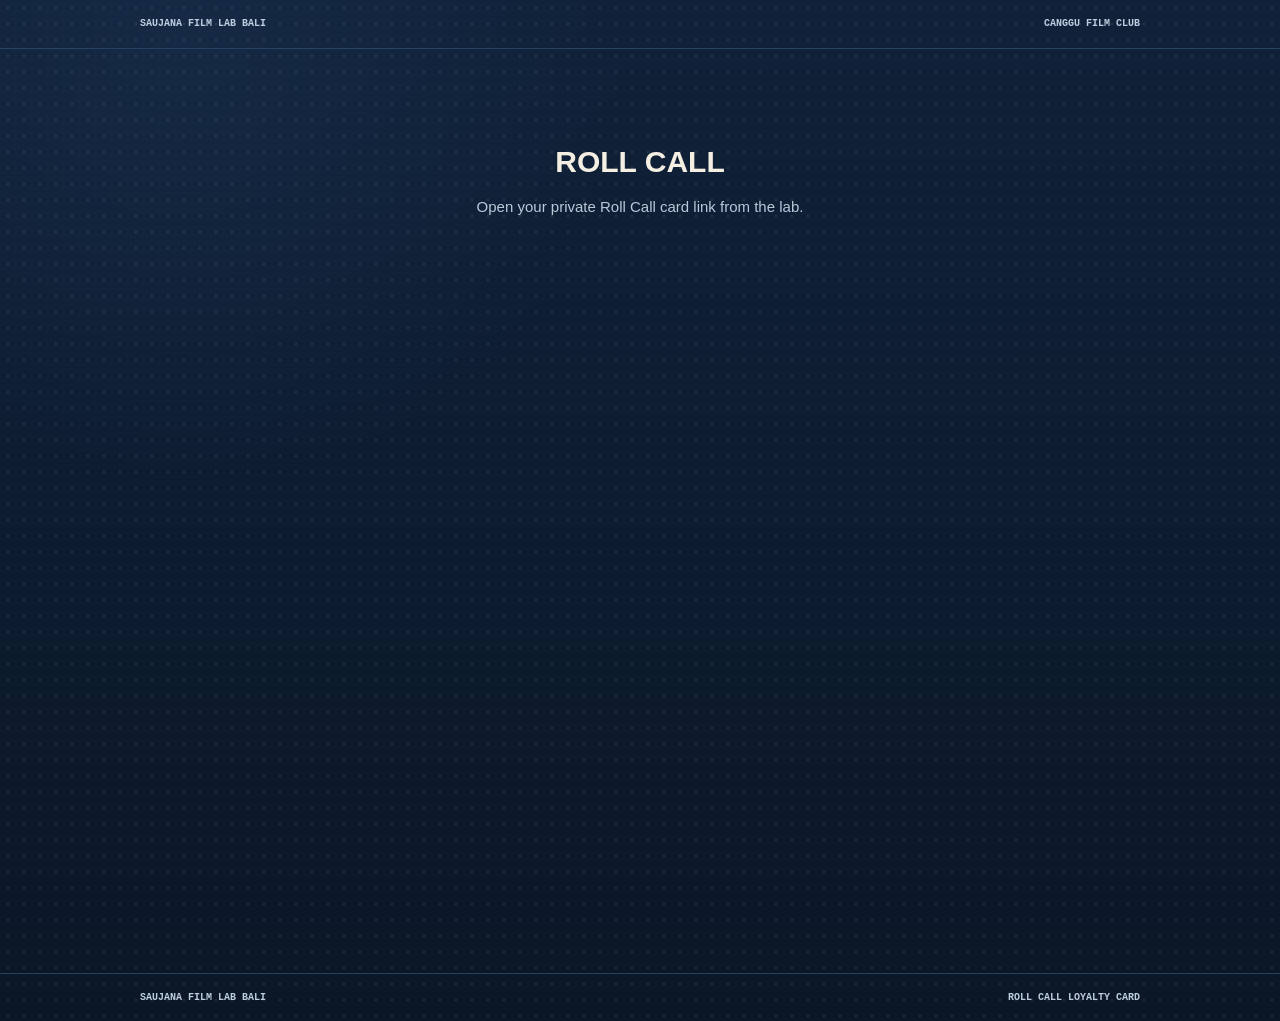
<file: roll-call/index.html>
<!doctype html>
<html lang="en">
<head>
  <meta charset="utf-8">
  <meta name="viewport" content="width=device-width,initial-scale=1">
  <meta name="referrer" content="no-referrer">
  <meta name="robots" content="noindex,nofollow">
  <meta http-equiv="Content-Security-Policy" content="default-src 'self'; img-src 'self' data:; style-src 'self'; script-src 'self'; connect-src 'self' https://bali-dispatch-api.saujanalab-bali.workers.dev; object-src 'none'; base-uri 'none'; form-action 'none'">
  <title>Roll Call | Saujana Film Lab Bali</title>
  <meta name="description" content="Saujana’s film club member card. Collect stamps with every paid roll we develop and scan, with a little thank-you waiting along the way.">
  <meta property="og:type" content="website">
  <meta property="og:site_name" content="Saujana Film Lab Bali">
  <meta property="og:title" content="Roll Call Member Card">
  <meta property="og:description" content="Saujana’s film club member card. Collect stamps with every paid roll we develop and scan, with a little thank-you waiting along the way.">
  <meta property="og:url" content="https://bali-scans.saujanalab.com/roll-call/">
  <meta property="og:image" content="https://bali-scans.saujanalab.com/roll-call/assets/roll-call-front-share-v3.jpg">
  <meta property="og:image:secure_url" content="https://bali-scans.saujanalab.com/roll-call/assets/roll-call-front-share-v3.jpg">
  <meta property="og:image:type" content="image/jpeg">
  <meta property="og:image:width" content="720">
  <meta property="og:image:height" content="720">
  <meta property="og:image:alt" content="The front of Saujana Film Lab Bali’s Roll Call member card.">
  <meta name="twitter:card" content="summary_large_image">
  <meta name="twitter:title" content="Roll Call Member Card">
  <meta name="twitter:description" content="Saujana’s film club member card. Collect stamps with every paid roll we develop and scan, with a little thank-you waiting along the way.">
  <meta name="twitter:image" content="https://bali-scans.saujanalab.com/roll-call/assets/roll-call-front-share-v3.jpg">
  <meta name="twitter:image:alt" content="The front of Saujana Film Lab Bali’s Roll Call member card.">
  <link rel="icon" type="image/png" sizes="32x32" href="icons/roll-call-32.png">
  <link rel="icon" type="image/png" sizes="192x192" href="icons/roll-call-192.png">
  <link rel="apple-touch-icon" sizes="180x180" href="icons/roll-call-180.png">
  <link rel="stylesheet" href="experience.css">
  <script defer src="experience.js?v=20261028-completed-card"></script>
  <script defer src="live.js?v=20261101-access"></script>
</head>
<body>
  <header class="rc-site-header"><a href="https://bali.saujanalab.com" rel="noreferrer">SAUJANA FILM LAB BALI</a><span>CANGGU FILM CLUB</span></header>
  <main>
    <section class="rc-status" id="status" role="status"><h1>ROLL CALL</h1><p id="status-copy">Finding your card…</p><button id="retry" type="button" hidden>Try again</button></section>
    <p class="rc-live-warning" id="live-warning" role="alert" hidden></p>
    <div class="rc-experience" id="experience" hidden></div>
  </main>
  <footer class="rc-site-footer"><span>SAUJANA FILM LAB BALI</span><span>ROLL CALL LOYALTY CARD</span></footer>
</body>
</html>
</file>
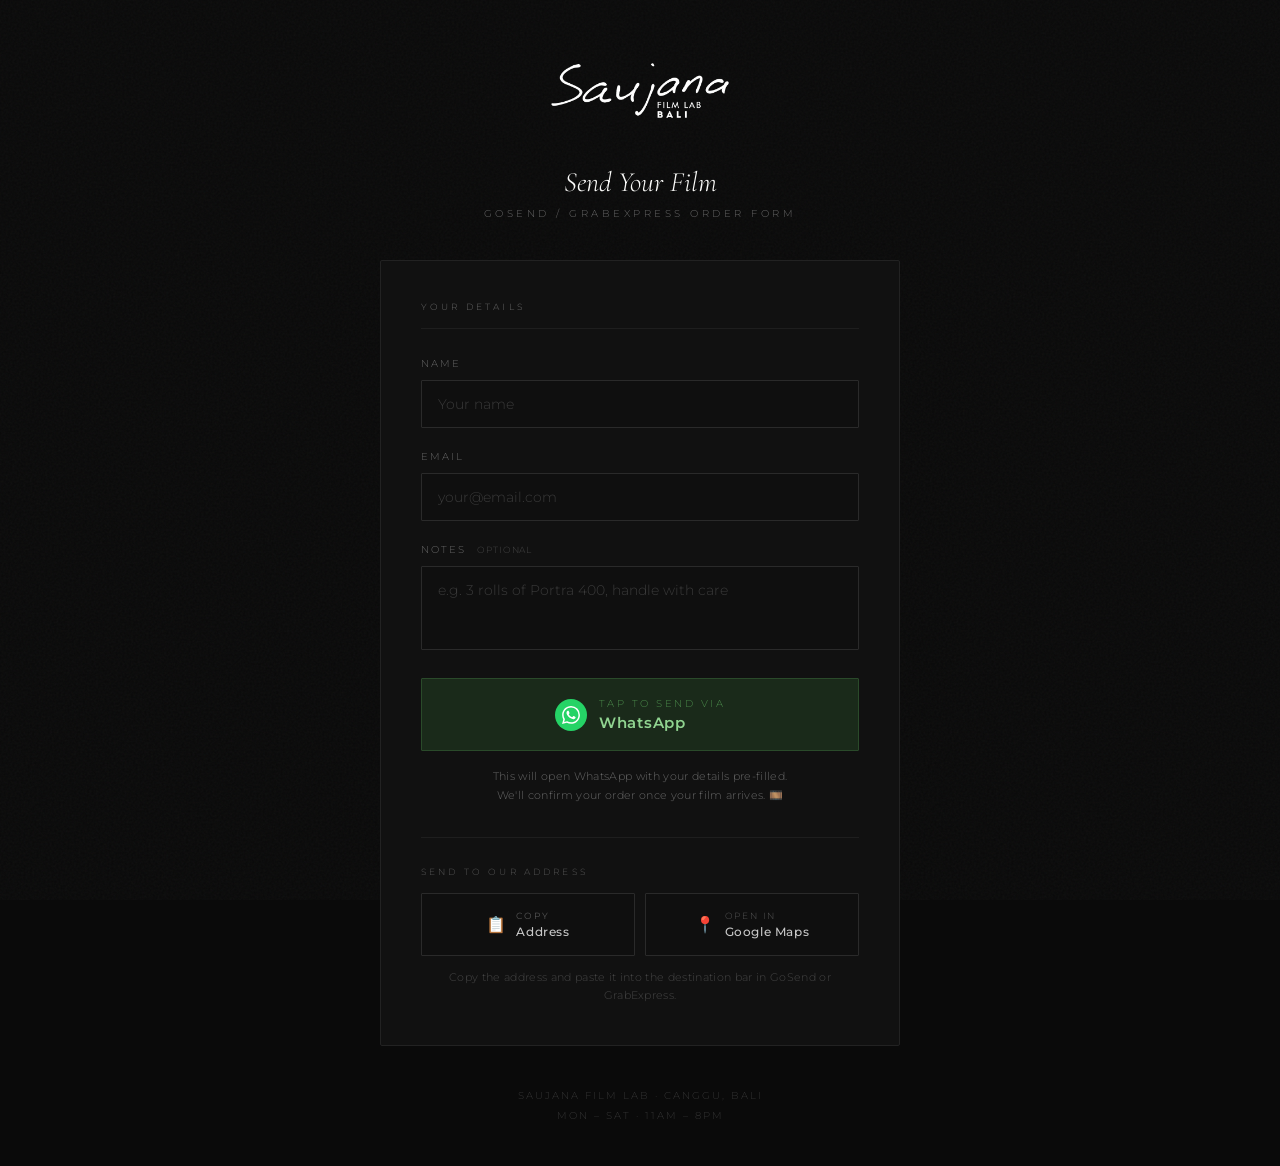
<file: gosend.html>
<!DOCTYPE html>
<html lang="en">
<head>
  <meta charset="UTF-8"/>
  <meta name="viewport" content="width=device-width, initial-scale=1.0"/>
  <title>Saujana Film Lab Bali — Send Your Film</title>
  <link href="https://fonts.googleapis.com/css2?family=Cormorant+Garamond:ital,wght@0,300;0,400;1,300;1,400&family=Montserrat:wght@300;400;500;600&display=swap" rel="stylesheet"/>
  <style>
    *, *::before, *::after { box-sizing: border-box; margin: 0; padding: 0; }

    :root {
      --black: #0a0a0a;
      --off-black: #111111;
      --dark: #1a1a1a;
      --border: #222;
      --muted: #666;
      --light: #c8c8c8;
      --off-white: #eeece8;
      --white: #fafaf8;
      --gold: #c8922a;
      --green: #25d366;
      --green-dark: #1a2a1a;
      --green-border: #2a4a2a;
      --green-text: #90d490;
    }

    body {
      background: var(--black);
      color: var(--off-white);
      font-family: 'Montserrat', sans-serif;
      font-weight: 300;
      min-height: 100vh;
      display: flex;
      align-items: center;
      justify-content: center;
      padding: 40px 20px;
    }

    body::before {
      content: '';
      position: fixed;
      inset: 0;
      background-image: url("data:image/svg+xml,%3Csvg viewBox='0 0 512 512' xmlns='http://www.w3.org/2000/svg'%3E%3Cfilter id='n'%3E%3CfeTurbulence type='fractalNoise' baseFrequency='0.8' numOctaves='4' stitchTiles='stitch'/%3E%3C/filter%3E%3Crect width='100%25' height='100%25' filter='url(%23n)'/%3E%3C/svg%3E");
      opacity: 0.04;
      pointer-events: none;
      z-index: 0;
    }

    .container {
      width: 100%;
      max-width: 520px;
      position: relative;
      z-index: 1;
    }

    /* header */
    .header {
      text-align: center;
      margin-bottom: 40px;
    }
    .logo { width: 180px; mix-blend-mode: screen; margin-bottom: 20px; }
    .header-title {
      font-family: 'Cormorant Garamond', serif;
      font-size: 28px;
      font-style: italic;
      font-weight: 300;
      color: var(--white);
      margin-bottom: 8px;
    }
    .header-sub {
      font-size: 10px;
      letter-spacing: 0.35em;
      text-transform: uppercase;
      color: var(--muted);
    }

    /* card */
    .card {
      background: var(--off-black);
      border: 1px solid var(--border);
      border-radius: 2px;
      padding: 40px;
    }

    .card-label {
      font-size: 9px;
      letter-spacing: 0.35em;
      text-transform: uppercase;
      color: var(--muted);
      margin-bottom: 28px;
      padding-bottom: 16px;
      border-bottom: 1px solid #1e1e1e;
    }

    .field { margin-bottom: 22px; }

    label {
      display: block;
      font-size: 10px;
      letter-spacing: 0.2em;
      text-transform: uppercase;
      color: var(--muted);
      margin-bottom: 10px;
    }
    .optional {
      font-size: 9px;
      letter-spacing: 0.1em;
      color: #444;
      margin-left: 6px;
    }

    input, textarea {
      width: 100%;
      background: #0f0f0f;
      border: 1px solid #2a2a2a;
      border-radius: 1px;
      padding: 14px 16px;
      color: var(--off-white);
      font-family: 'Montserrat', sans-serif;
      font-size: 14px;
      font-weight: 300;
      outline: none;
      transition: border-color 0.2s ease;
      resize: none;
    }
    input:focus, textarea:focus { border-color: #444; }
    input::placeholder, textarea::placeholder { color: #3a3a3a; }

    /* preview */
    .preview {
      margin-top: 28px;
      background: #0c0c0c;
      border: 1px solid #1a1a1a;
      border-radius: 1px;
      padding: 20px;
      display: none;
    }
    .preview.show { display: block; }
    .preview-label {
      font-size: 9px;
      letter-spacing: 0.3em;
      text-transform: uppercase;
      color: var(--muted);
      margin-bottom: 12px;
    }
    .preview-text {
      font-size: 13px;
      line-height: 1.9;
      color: var(--light);
      white-space: pre-wrap;
      font-family: monospace;
    }

    /* send button */
    .btn-send {
      display: flex;
      align-items: center;
      justify-content: center;
      gap: 12px;
      width: 100%;
      margin-top: 24px;
      padding: 18px;
      background: var(--green-dark);
      border: 1.5px solid var(--green-border);
      border-radius: 1px;
      text-decoration: none;
      cursor: pointer;
      transition: background 0.2s ease;
      font-family: 'Montserrat', sans-serif;
    }
    .btn-send:hover { background: #1f331f; }

    .wa-icon { width: 32px; height: 32px; background: var(--green); border-radius: 50%; display: flex; align-items: center; justify-content: center; flex-shrink: 0; }
    .wa-icon svg { width: 18px; height: 18px; fill: white; }

    .btn-send-text { }
    .btn-send-label { font-size: 10px; letter-spacing: 0.25em; text-transform: uppercase; color: #4a8a4a; margin-bottom: 3px; }
    .btn-send-main { font-size: 15px; font-weight: 600; color: var(--green-text); letter-spacing: 0.05em; }

    /* note */
    .note {
      margin-top: 16px;
      font-size: 11px;
      color: var(--muted);
      text-align: center;
      line-height: 1.7;
      letter-spacing: 0.03em;
    }

    /* footer */
    .footer {
      text-align: center;
      margin-top: 40px;
      font-size: 10px;
      letter-spacing: 0.2em;
      text-transform: uppercase;
      color: #333;
      line-height: 2;
    }
  </style>
</head>
<body>

<div class="container">

  <div class="header">
    <img class="logo" src="[data-uri]" alt="Saujana Film Lab Bali"/>
    <h1 class="header-title">Send Your Film</h1>
    <p class="header-sub">GoSend / GrabExpress Order Form</p>
  </div>

  <div class="card">
    <p class="card-label">Your Details</p>

    <div class="field">
      <label>Name</label>
      <input type="text" id="name" placeholder="Your name" oninput="updatePreview()"/>
    </div>

    <div class="field">
      <label>Email</label>
      <input type="email" id="email" placeholder="your@email.com" oninput="updatePreview()"/>
    </div>

    <div class="field">
      <label>Notes <span class="optional">optional</span></label>
      <textarea id="notes" rows="3" placeholder="e.g. 3 rolls of Portra 400, handle with care" oninput="updatePreview()"></textarea>
    </div>

    <div class="preview" id="preview">
      <p class="preview-label">Your message preview</p>
      <div class="preview-text" id="preview-text"></div>
    </div>

    <a class="btn-send" id="wa-btn" href="#" onclick="return sendToWhatsApp()">
      <div class="wa-icon">
        <svg viewBox="0 0 24 24"><path d="M17.472 14.382c-.297-.149-1.758-.867-2.03-.967-.273-.099-.471-.148-.67.15-.197.297-.767.966-.94 1.164-.173.199-.347.223-.644.075-.297-.15-1.255-.463-2.39-1.475-.883-.788-1.48-1.761-1.653-2.059-.173-.297-.018-.458.13-.606.134-.133.298-.347.446-.52.149-.174.198-.298.298-.497.099-.198.05-.371-.025-.52-.075-.149-.669-1.612-.916-2.207-.242-.579-.487-.5-.669-.51-.173-.008-.371-.01-.57-.01-.198 0-.52.074-.792.372-.272.297-1.04 1.016-1.04 2.479 0 1.462 1.065 2.875 1.213 3.074.149.198 2.096 3.2 5.077 4.487.709.306 1.262.489 1.694.625.712.227 1.36.195 1.871.118.571-.085 1.758-.719 2.006-1.413.248-.694.248-1.289.173-1.413-.074-.124-.272-.198-.57-.347m-5.421 7.403h-.004a9.87 9.87 0 01-5.031-1.378l-.361-.214-3.741.982.998-3.648-.235-.374a9.86 9.86 0 01-1.51-5.26c.001-5.45 4.436-9.884 9.888-9.884 2.64 0 5.122 1.03 6.988 2.898a9.825 9.825 0 012.893 6.994c-.003 5.45-4.437 9.884-9.885 9.884m8.413-18.297A11.815 11.815 0 0012.05 0C5.495 0 .16 5.335.157 11.892c0 2.096.547 4.142 1.588 5.945L.057 24l6.305-1.654a11.882 11.882 0 005.683 1.448h.005c6.554 0 11.89-5.335 11.893-11.893a11.821 11.821 0 00-3.48-8.413z"/></svg>
      </div>
      <div class="btn-send-text">
        <p class="btn-send-label">Tap to send via</p>
        <p class="btn-send-main">WhatsApp</p>
      </div>
    </a>

    <p class="note">
      This will open WhatsApp with your details pre-filled.<br>
      We'll confirm your order once your film arrives. 🎞️
    </p>

    <div style="margin-top:32px; border-top:1px solid #1e1e1e; padding-top:28px;">
      <p style="font-size:9px; letter-spacing:0.35em; text-transform:uppercase; color:#555; margin-bottom:16px;">Send to our address</p>
      <div style="display:grid; grid-template-columns:1fr 1fr; gap:10px;">

        <button onclick="copyAddress()" id="btn-copy-addr" style="display:flex; align-items:center; justify-content:center; gap:10px; padding:16px 12px; background:#0f0f0f; border:1px solid #2a2a2a; border-radius:1px; cursor:pointer; font-family:'Montserrat',sans-serif; transition:border-color 0.2s ease;" onmouseover="this.style.borderColor='#444'" onmouseout="this.style.borderColor='#2a2a2a'">
          <span style="font-size:16px;">📋</span>
          <div style="text-align:left;">
            <p style="font-size:9px; letter-spacing:0.2em; text-transform:uppercase; color:#555; margin-bottom:3px;">Copy</p>
            <p id="copy-addr-label" style="font-size:12px; font-weight:500; color:#c8c8c8; letter-spacing:0.05em;">Address</p>
          </div>
        </button>

        <a href="https://maps.app.goo.gl/thYiP36heXocSxuY6" target="_blank" rel="noopener" style="display:flex; align-items:center; justify-content:center; gap:10px; padding:16px 12px; background:#0f0f0f; border:1px solid #2a2a2a; border-radius:1px; cursor:pointer; font-family:'Montserrat',sans-serif; text-decoration:none; transition:border-color 0.2s ease;" onmouseover="this.style.borderColor='#444'" onmouseout="this.style.borderColor='#2a2a2a'">
          <span style="font-size:16px;">📍</span>
          <div style="text-align:left;">
            <p style="font-size:9px; letter-spacing:0.2em; text-transform:uppercase; color:#555; margin-bottom:3px;">Open in</p>
            <p style="font-size:12px; font-weight:500; color:#c8c8c8; letter-spacing:0.05em;">Google Maps</p>
          </div>
        </a>

      </div>
      <p style="font-size:11px; color:#444; text-align:center; margin-top:12px; line-height:1.7; letter-spacing:0.03em;">
        Copy the address and paste it into the destination bar in GoSend or GrabExpress.
      </p>
    </div>

  </div>

  <div class="footer">
    Saujana Film Lab · Canggu, Bali<br>
    Mon – Sat · 11am – 8pm
  </div>

</div>

<script>
  function buildMessage() {
    const name = document.getElementById('name').value.trim();
    const email = document.getElementById('email').value.trim();
    const notes = document.getElementById('notes').value.trim();

    let msg = `Hi Saujana! I'd like to send my film via GoSend/Grab.`;
    msg += `\n\n*Name:* ${name || '—'}`;
    msg += `\n*Email:* ${email || '—'}`;
    if (notes) msg += `\n*Notes:* ${notes}`;
    msg += `\n\nPlease let me know once it arrives. Thank you!`;
    return msg;
  }

  function updatePreview() {
    const name = document.getElementById('name').value.trim();
    const email = document.getElementById('email').value.trim();

    if (!name && !email) {
      document.getElementById('preview').classList.remove('show');
      return;
    }

    const msg = buildMessage();
    document.getElementById('preview-text').textContent = msg.replace(/\n/g, '\n');
    document.getElementById('preview').classList.add('show');
  }

  function sendToWhatsApp() {
    const name = document.getElementById('name').value.trim();
    const email = document.getElementById('email').value.trim();

    if (!name || !email) {
      alert('Please fill in your name and email before sending.');
      return false;
    }

    const msg = buildMessage();
    const encoded = encodeURIComponent(msg.replace(/\\n/g, '\n'));
    window.open(`https://wa.me/6282251318377?text=${encoded}`, '_blank');
    return false;
  }

  function copyAddress() {
    const address = 'Saujana Film Lab Bali, Copy the address and paste it into the destination bar in GoSend or GrabExpress.';
    navigator.clipboard.writeText(address).then(() => {
      const label = document.getElementById('copy-addr-label');
      label.textContent = 'Copied ✓';
      label.style.color = '#c8922a';
      setTimeout(() => {
        label.textContent = 'Address';
        label.style.color = '#c8c8c8';
      }, 2000);
    });
  }
</script>

</body>
</html>
</file>
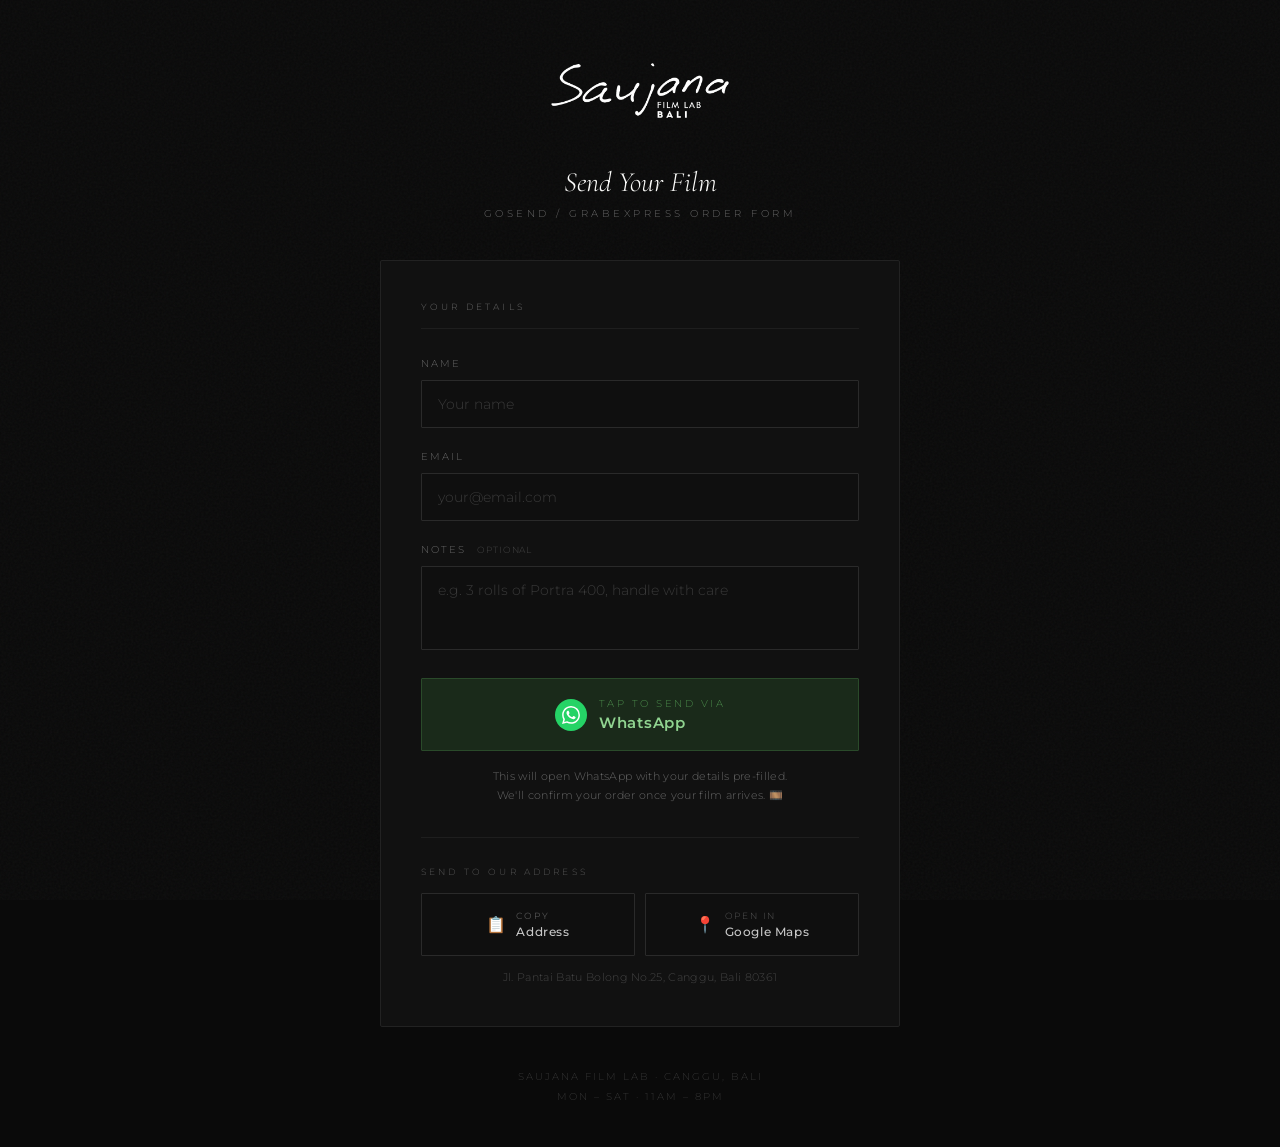
<file: saujana-gosend-form.html>
<!DOCTYPE html>
<html lang="en">
<head>
  <meta charset="UTF-8"/>
  <meta name="viewport" content="width=device-width, initial-scale=1.0"/>
  <title>Saujana Film Lab Bali — Send Your Film</title>
  <link href="https://fonts.googleapis.com/css2?family=Cormorant+Garamond:ital,wght@0,300;0,400;1,300;1,400&family=Montserrat:wght@300;400;500;600&display=swap" rel="stylesheet"/>
  <style>
    *, *::before, *::after { box-sizing: border-box; margin: 0; padding: 0; }

    :root {
      --black: #0a0a0a;
      --off-black: #111111;
      --dark: #1a1a1a;
      --border: #222;
      --muted: #666;
      --light: #c8c8c8;
      --off-white: #eeece8;
      --white: #fafaf8;
      --gold: #c8922a;
      --green: #25d366;
      --green-dark: #1a2a1a;
      --green-border: #2a4a2a;
      --green-text: #90d490;
    }

    body {
      background: var(--black);
      color: var(--off-white);
      font-family: 'Montserrat', sans-serif;
      font-weight: 300;
      min-height: 100vh;
      display: flex;
      align-items: center;
      justify-content: center;
      padding: 40px 20px;
    }

    body::before {
      content: '';
      position: fixed;
      inset: 0;
      background-image: url("data:image/svg+xml,%3Csvg viewBox='0 0 512 512' xmlns='http://www.w3.org/2000/svg'%3E%3Cfilter id='n'%3E%3CfeTurbulence type='fractalNoise' baseFrequency='0.8' numOctaves='4' stitchTiles='stitch'/%3E%3C/filter%3E%3Crect width='100%25' height='100%25' filter='url(%23n)'/%3E%3C/svg%3E");
      opacity: 0.04;
      pointer-events: none;
      z-index: 0;
    }

    .container {
      width: 100%;
      max-width: 520px;
      position: relative;
      z-index: 1;
    }

    /* header */
    .header {
      text-align: center;
      margin-bottom: 40px;
    }
    .logo { width: 180px; mix-blend-mode: screen; margin-bottom: 20px; }
    .header-title {
      font-family: 'Cormorant Garamond', serif;
      font-size: 28px;
      font-style: italic;
      font-weight: 300;
      color: var(--white);
      margin-bottom: 8px;
    }
    .header-sub {
      font-size: 10px;
      letter-spacing: 0.35em;
      text-transform: uppercase;
      color: var(--muted);
    }

    /* card */
    .card {
      background: var(--off-black);
      border: 1px solid var(--border);
      border-radius: 2px;
      padding: 40px;
    }

    .card-label {
      font-size: 9px;
      letter-spacing: 0.35em;
      text-transform: uppercase;
      color: var(--muted);
      margin-bottom: 28px;
      padding-bottom: 16px;
      border-bottom: 1px solid #1e1e1e;
    }

    .field { margin-bottom: 22px; }

    label {
      display: block;
      font-size: 10px;
      letter-spacing: 0.2em;
      text-transform: uppercase;
      color: var(--muted);
      margin-bottom: 10px;
    }
    .optional {
      font-size: 9px;
      letter-spacing: 0.1em;
      color: #444;
      margin-left: 6px;
    }

    input, textarea {
      width: 100%;
      background: #0f0f0f;
      border: 1px solid #2a2a2a;
      border-radius: 1px;
      padding: 14px 16px;
      color: var(--off-white);
      font-family: 'Montserrat', sans-serif;
      font-size: 14px;
      font-weight: 300;
      outline: none;
      transition: border-color 0.2s ease;
      resize: none;
    }
    input:focus, textarea:focus { border-color: #444; }
    input::placeholder, textarea::placeholder { color: #3a3a3a; }

    /* preview */
    .preview {
      margin-top: 28px;
      background: #0c0c0c;
      border: 1px solid #1a1a1a;
      border-radius: 1px;
      padding: 20px;
      display: none;
    }
    .preview.show { display: block; }
    .preview-label {
      font-size: 9px;
      letter-spacing: 0.3em;
      text-transform: uppercase;
      color: var(--muted);
      margin-bottom: 12px;
    }
    .preview-text {
      font-size: 13px;
      line-height: 1.9;
      color: var(--light);
      white-space: pre-wrap;
      font-family: monospace;
    }

    /* send button */
    .btn-send {
      display: flex;
      align-items: center;
      justify-content: center;
      gap: 12px;
      width: 100%;
      margin-top: 24px;
      padding: 18px;
      background: var(--green-dark);
      border: 1.5px solid var(--green-border);
      border-radius: 1px;
      text-decoration: none;
      cursor: pointer;
      transition: background 0.2s ease;
      font-family: 'Montserrat', sans-serif;
    }
    .btn-send:hover { background: #1f331f; }

    .wa-icon { width: 32px; height: 32px; background: var(--green); border-radius: 50%; display: flex; align-items: center; justify-content: center; flex-shrink: 0; }
    .wa-icon svg { width: 18px; height: 18px; fill: white; }

    .btn-send-text { }
    .btn-send-label { font-size: 10px; letter-spacing: 0.25em; text-transform: uppercase; color: #4a8a4a; margin-bottom: 3px; }
    .btn-send-main { font-size: 15px; font-weight: 600; color: var(--green-text); letter-spacing: 0.05em; }

    /* note */
    .note {
      margin-top: 16px;
      font-size: 11px;
      color: var(--muted);
      text-align: center;
      line-height: 1.7;
      letter-spacing: 0.03em;
    }

    /* footer */
    .footer {
      text-align: center;
      margin-top: 40px;
      font-size: 10px;
      letter-spacing: 0.2em;
      text-transform: uppercase;
      color: #333;
      line-height: 2;
    }
  </style>
</head>
<body>

<div class="container">

  <div class="header">
    <img class="logo" src="[data-uri]" alt="Saujana Film Lab Bali"/>
    <h1 class="header-title">Send Your Film</h1>
    <p class="header-sub">GoSend / GrabExpress Order Form</p>
  </div>

  <div class="card">
    <p class="card-label">Your Details</p>

    <div class="field">
      <label>Name</label>
      <input type="text" id="name" placeholder="Your name" oninput="updatePreview()"/>
    </div>

    <div class="field">
      <label>Email</label>
      <input type="email" id="email" placeholder="your@email.com" oninput="updatePreview()"/>
    </div>

    <div class="field">
      <label>Notes <span class="optional">optional</span></label>
      <textarea id="notes" rows="3" placeholder="e.g. 3 rolls of Portra 400, handle with care" oninput="updatePreview()"></textarea>
    </div>

    <div class="preview" id="preview">
      <p class="preview-label">Your message preview</p>
      <div class="preview-text" id="preview-text"></div>
    </div>

    <a class="btn-send" id="wa-btn" href="#" onclick="return sendToWhatsApp()">
      <div class="wa-icon">
        <svg viewBox="0 0 24 24"><path d="M17.472 14.382c-.297-.149-1.758-.867-2.03-.967-.273-.099-.471-.148-.67.15-.197.297-.767.966-.94 1.164-.173.199-.347.223-.644.075-.297-.15-1.255-.463-2.39-1.475-.883-.788-1.48-1.761-1.653-2.059-.173-.297-.018-.458.13-.606.134-.133.298-.347.446-.52.149-.174.198-.298.298-.497.099-.198.05-.371-.025-.52-.075-.149-.669-1.612-.916-2.207-.242-.579-.487-.5-.669-.51-.173-.008-.371-.01-.57-.01-.198 0-.52.074-.792.372-.272.297-1.04 1.016-1.04 2.479 0 1.462 1.065 2.875 1.213 3.074.149.198 2.096 3.2 5.077 4.487.709.306 1.262.489 1.694.625.712.227 1.36.195 1.871.118.571-.085 1.758-.719 2.006-1.413.248-.694.248-1.289.173-1.413-.074-.124-.272-.198-.57-.347m-5.421 7.403h-.004a9.87 9.87 0 01-5.031-1.378l-.361-.214-3.741.982.998-3.648-.235-.374a9.86 9.86 0 01-1.51-5.26c.001-5.45 4.436-9.884 9.888-9.884 2.64 0 5.122 1.03 6.988 2.898a9.825 9.825 0 012.893 6.994c-.003 5.45-4.437 9.884-9.885 9.884m8.413-18.297A11.815 11.815 0 0012.05 0C5.495 0 .16 5.335.157 11.892c0 2.096.547 4.142 1.588 5.945L.057 24l6.305-1.654a11.882 11.882 0 005.683 1.448h.005c6.554 0 11.89-5.335 11.893-11.893a11.821 11.821 0 00-3.48-8.413z"/></svg>
      </div>
      <div class="btn-send-text">
        <p class="btn-send-label">Tap to send via</p>
        <p class="btn-send-main">WhatsApp</p>
      </div>
    </a>

    <p class="note">
      This will open WhatsApp with your details pre-filled.<br>
      We'll confirm your order once your film arrives. 🎞️
    </p>

    <div style="margin-top:32px; border-top:1px solid #1e1e1e; padding-top:28px;">
      <p style="font-size:9px; letter-spacing:0.35em; text-transform:uppercase; color:#555; margin-bottom:16px;">Send to our address</p>
      <div style="display:grid; grid-template-columns:1fr 1fr; gap:10px;">

        <button onclick="copyAddress()" id="btn-copy-addr" style="display:flex; align-items:center; justify-content:center; gap:10px; padding:16px 12px; background:#0f0f0f; border:1px solid #2a2a2a; border-radius:1px; cursor:pointer; font-family:'Montserrat',sans-serif; transition:border-color 0.2s ease;" onmouseover="this.style.borderColor='#444'" onmouseout="this.style.borderColor='#2a2a2a'">
          <span style="font-size:16px;">📋</span>
          <div style="text-align:left;">
            <p style="font-size:9px; letter-spacing:0.2em; text-transform:uppercase; color:#555; margin-bottom:3px;">Copy</p>
            <p id="copy-addr-label" style="font-size:12px; font-weight:500; color:#c8c8c8; letter-spacing:0.05em;">Address</p>
          </div>
        </button>

        <a href="https://maps.app.goo.gl/thYiP36heXocSxuY6" target="_blank" rel="noopener" style="display:flex; align-items:center; justify-content:center; gap:10px; padding:16px 12px; background:#0f0f0f; border:1px solid #2a2a2a; border-radius:1px; cursor:pointer; font-family:'Montserrat',sans-serif; text-decoration:none; transition:border-color 0.2s ease;" onmouseover="this.style.borderColor='#444'" onmouseout="this.style.borderColor='#2a2a2a'">
          <span style="font-size:16px;">📍</span>
          <div style="text-align:left;">
            <p style="font-size:9px; letter-spacing:0.2em; text-transform:uppercase; color:#555; margin-bottom:3px;">Open in</p>
            <p style="font-size:12px; font-weight:500; color:#c8c8c8; letter-spacing:0.05em;">Google Maps</p>
          </div>
        </a>

      </div>
      <p style="font-size:11px; color:#444; text-align:center; margin-top:12px; line-height:1.7; letter-spacing:0.03em;">
        Jl. Pantai Batu Bolong No.25, Canggu, Bali 80361
      </p>
    </div>

  </div>

  <div class="footer">
    Saujana Film Lab · Canggu, Bali<br>
    Mon – Sat · 11am – 8pm
  </div>

</div>

<script>
  function buildMessage() {
    const name = document.getElementById('name').value.trim();
    const email = document.getElementById('email').value.trim();
    const notes = document.getElementById('notes').value.trim();

    let msg = `Hi Saujana! I'd like to send my film via GoSend/Grab.`;
    msg += `\n\n*Name:* ${name || '—'}`;
    msg += `\n*Email:* ${email || '—'}`;
    if (notes) msg += `\n*Notes:* ${notes}`;
    msg += `\n\nPlease let me know once it arrives. Thank you!`;
    return msg;
  }

  function updatePreview() {
    const name = document.getElementById('name').value.trim();
    const email = document.getElementById('email').value.trim();

    if (!name && !email) {
      document.getElementById('preview').classList.remove('show');
      return;
    }

    const msg = buildMessage();
    document.getElementById('preview-text').textContent = msg.replace(/\n/g, '\n');
    document.getElementById('preview').classList.add('show');
  }

  function sendToWhatsApp() {
    const name = document.getElementById('name').value.trim();
    const email = document.getElementById('email').value.trim();

    if (!name || !email) {
      alert('Please fill in your name and email before sending.');
      return false;
    }

    const msg = buildMessage();
    const encoded = encodeURIComponent(msg.replace(/\\n/g, '\n'));
    window.open(`https://wa.me/6282251318377?text=${encoded}`, '_blank');
    return false;
  }

  function copyAddress() {
    const address = 'Saujana Film Lab Bali, Jl. Pantai Batu Bolong No.25, Canggu, Bali 80361';
    navigator.clipboard.writeText(address).then(() => {
      const label = document.getElementById('copy-addr-label');
      label.textContent = 'Copied ✓';
      label.style.color = '#c8922a';
      setTimeout(() => {
        label.textContent = 'Address';
        label.style.color = '#c8c8c8';
      }, 2000);
    });
  }
</script>

</body>
</html>
</file>
<file: bali-delivery-trial.css>
/*
  Saujana Bali delivery-page visual trial.
  It is opt-in via ?theme=bali and does not affect the current production look.
  The negative choice changes the surrounding page palette only; scan pixels
  and generated contact sheets are never filtered or altered.
*/

.theme-preview-switch { display: none; }
.theme-action-icon { display: none; }

.negative-collection-message {
  margin-top:20px;
  padding:14px 16px;
  border:1px solid var(--bali-line, #333);
  background:var(--bali-surface-raised, #171717);
  color:var(--bali-paper, #eee);
  font-family:"Helvetica Neue",Helvetica,Arial,sans-serif;
  font-size:13px;
  line-height:1.65;
  letter-spacing:0;
  text-align:left;
}

.negative-collection-message[hidden] { display:none; }
.negative-collection-label {
  margin-bottom:5px;
  font-size:11px;
  font-weight:700;
  color:var(--bali-accent, #c9a15c);
}

/* Preview-only site chrome stays out of the existing production theme. */
.bali-header-meta,
.bali-header-services,
.bali-film-meta,
.bali-footer-compact,
.bali-site-footer {
  display: none;
}

html[data-delivery-theme="bali"] {
  --bali-ink: #100704;
  --bali-surface: #180b06;
  --bali-surface-raised: #201009;
  --bali-line: rgba(242, 100, 37, .24);
  --bali-accent: #ff6425;
  --bali-accent-soft: #d55524;
  --bali-paper: #f3c3a2;
  --bali-copy: #c49b82;
  --bali-muted: #8b6552;
  --bali-grain: .075;
  background: var(--bali-ink);
}

html[data-delivery-theme="bali"][data-negative="bw"] {
  --bali-ink: #090909;
  --bali-surface: #111;
  --bali-surface-raised: #171717;
  --bali-line: rgba(238, 238, 232, .22);
  --bali-accent: #eeeae2;
  --bali-accent-soft: #b9b8b3;
  --bali-paper: #f3f1eb;
  --bali-copy: #c4c3be;
  --bali-muted: #777671;
  --bali-grain: .055;
}

html[data-delivery-theme="bali"][data-negative="classic"] {
  --bali-ink: #0a0b0c;
  --bali-surface: #111315;
  --bali-surface-raised: #181b1e;
  --bali-line: rgba(199, 159, 84, .21);
  --bali-accent: #c9a15c;
  --bali-accent-soft: #987846;
  --bali-paper: #ece7db;
  --bali-copy: #bab5aa;
  --bali-muted: #716e68;
  --bali-grain: .04;
}

html[data-delivery-theme="bali"] body {
  background:
    radial-gradient(circle, color-mix(in srgb, var(--bali-accent) 14%, transparent) 0 1px, transparent 1.2px) 0 0 / 16px 16px,
    radial-gradient(circle at 14% 4%, rgba(111, 41, 15, .16), transparent 28rem),
    linear-gradient(180deg, var(--bali-surface) 0, var(--bali-ink) 72rem);
  color: var(--bali-paper);
  font-family: "Helvetica Neue", Helvetica, Arial, sans-serif;
  font-weight: 400;
}

html[data-delivery-theme="bali"] body::before {
  opacity: var(--bali-grain);
  mix-blend-mode: screen;
}

html[data-delivery-theme="bali"][data-theme-preview="true"] .theme-preview-switch {
  position: fixed;
  z-index: 500;
  top: auto;
  right: 24px;
  bottom: 24px;
  display: flex;
  align-items: center;
  gap: 4px;
  padding: 5px;
  background: rgba(10, 5, 3, .82);
  border: 1px solid var(--bali-line);
  backdrop-filter: blur(12px);
}

html[data-delivery-theme="bali"] .theme-preview-switch span {
  padding: 0 10px 0 8px;
  color: var(--bali-muted);
  font: 600 8px/1 "Helvetica Neue", Helvetica, Arial, sans-serif;
  letter-spacing: .17em;
  text-transform: uppercase;
}

html[data-delivery-theme="bali"] .theme-preview-switch a {
  padding: 8px 10px;
  color: var(--bali-paper);
  border: 1px solid transparent;
  font: 700 8px/1 "Helvetica Neue", Helvetica, Arial, sans-serif;
  letter-spacing: .12em;
  text-decoration: none;
  text-transform: uppercase;
}

html[data-delivery-theme="bali"][data-negative="colour"] .theme-preview-switch a:first-of-type,
html[data-delivery-theme="bali"][data-negative="bw"] .theme-preview-switch a:nth-of-type(2),
html[data-delivery-theme="bali"][data-negative="classic"] .theme-preview-switch a:nth-of-type(3) {
  color: var(--bali-ink);
  background: var(--bali-accent);
}

html[data-delivery-theme="bali"] .sprocket-strip {
  height: 48px;
  padding: 0 50px;
  background:
    linear-gradient(180deg, rgba(68, 27, 12, .92), rgba(43, 18, 9, .94)),
    var(--bali-surface);
  border-color: rgba(255, 100, 37, .17);
}

html[data-delivery-theme="bali"][data-negative="bw"] .sprocket-strip {
  background: linear-gradient(180deg, #222, #151515);
}

html[data-delivery-theme="bali"][data-negative="classic"] .sprocket-strip {
  background: linear-gradient(180deg, #222427, #151719);
}

html[data-delivery-theme="bali"] .sprocket-hole {
  width: 22px;
  height: 14px;
  margin-right: 16px;
  border: 0;
  border-radius: 0;
  background: rgba(5, 2, 1, .72);
  opacity: .84;
}

html[data-delivery-theme="bali"] .frame-counter {
  right: 50px;
  color: var(--bali-copy);
  font-family: "Courier New", monospace;
  font-weight: 700;
  letter-spacing: .18em;
}

html[data-delivery-theme="bali"] .frame-counter::before {
  content: "COLOR NEGATIVE  ·  36 ▶  ·  ";
}

html[data-delivery-theme="bali"][data-negative="bw"] .frame-counter::before {
  content: "B&W NEGATIVE  ·  36 ▶  ·  ";
}

html[data-delivery-theme="bali"][data-negative="classic"] .frame-counter::before {
  content: "SAUJANA CLASSIC  ·  FRAME 36  ·  ";
}

/* Website-style film metadata rail used by the Bali preview header. */
html[data-delivery-theme="bali"] .sprocket-strip-top {
  height: 80px;
  padding: 0;
}

html[data-delivery-theme="bali"] .sprocket-strip-top .sprocket-hole,
html[data-delivery-theme="bali"] .sprocket-strip-top .frame-counter {
  display: none;
}

html[data-delivery-theme="bali"] .sprocket-strip-top::before {
  content: "";
  position: absolute;
  inset: 0;
  background:
    radial-gradient(circle, color-mix(in srgb, var(--bali-accent) 15%, transparent) 0 1px, transparent 1.2px) 0 0 / 16px 16px;
  pointer-events: none;
}

html[data-delivery-theme="bali"] .sprocket-strip-top::after {
  content: "";
  position: absolute;
  right: 40px;
  bottom: 0;
  left: 40px;
  height: 20px;
  background:
    repeating-linear-gradient(
      90deg,
      rgba(5, 2, 1, .76) 0 20px,
      transparent 20px 38px
    );
  border-top: 1px solid var(--bali-line);
  border-bottom: 1px solid var(--bali-line);
}

html[data-delivery-theme="bali"] .bali-film-meta {
  display: grid;
  position: absolute;
  z-index: 1;
  top: 0;
  right: 46px;
  left: 46px;
  height: 58px;
  grid-template-columns: 1.35fr .9fr 1fr auto;
  align-items: center;
  color: var(--bali-accent);
  font: 400 10px/1 "Courier New", monospace;
  letter-spacing: .14em;
}

html[data-delivery-theme="bali"] .bali-film-meta span:nth-child(2),
html[data-delivery-theme="bali"] .bali-film-meta span:nth-child(3) {
  justify-self: center;
}

html[data-delivery-theme="bali"] .bali-film-meta b {
  font-size: 9px;
}

html[data-delivery-theme="bali"] .bali-negative-label::before {
  content: "COLOR NEGATIVE";
}

html[data-delivery-theme="bali"] .bali-process-label::before {
  content: "C-41";
}

html[data-delivery-theme="bali"][data-negative="bw"] .bali-negative-label::before {
  content: "BLACK & WHITE";
}

html[data-delivery-theme="bali"][data-negative="bw"] .bali-process-label::before {
  content: "B&W";
}

html[data-delivery-theme="bali"][data-negative="classic"] .bali-negative-label::before {
  content: "CLASSIC NEGATIVE";
}

html[data-delivery-theme="bali"] .bali-negative-label::before,
html[data-delivery-theme="bali"] .bali-process-label::before {
  content: none !important;
}

html[data-delivery-theme="bali"] .page {
  max-width: 1280px;
  padding: 0 20px 92px;
}

html[data-delivery-theme="bali"] .header {
  display: block;
  position: relative;
  min-height: 350px;
  padding: 70px 0 54px;
  text-align: left;
}

html[data-delivery-theme="bali"] .bali-header-meta {
  display: block;
  position: absolute;
  top: 112px;
  right: 0;
  color: var(--bali-accent);
  font: 700 9px/1 "Courier New", monospace;
  letter-spacing: .18em;
}

html[data-delivery-theme="bali"] .logo-wrap {
  margin: 0;
}

html[data-delivery-theme="bali"] .logo-wrap img {
  width: 326px;
  filter: url("#logo-colour-tint");
}

html[data-delivery-theme="bali"][data-negative="bw"] .logo-wrap img {
  filter: none;
}

html[data-delivery-theme="bali"][data-negative="classic"] .logo-wrap img {
  filter: url("#logo-classic-tint");
}

html[data-delivery-theme="bali"] .bali-header-services {
  display: block;
  position: absolute;
  bottom: 34px;
  left: 0;
  margin: 0;
  color: var(--bali-accent);
  font: 700 9px/1.4 "Courier New", monospace;
  letter-spacing: .18em;
}

html[data-delivery-theme="bali"] .bali-header-services span {
  padding: 0 .55em;
  color: var(--bali-muted);
}

html[data-delivery-theme="bali"] .ready-card {
  padding: 20px 0 62px;
  background: transparent;
  border: 0;
  border-radius: 0;
  text-align: left;
  box-shadow: none;
}

html[data-delivery-theme="bali"][data-negative="bw"] .ready-card {
  background: transparent;
}

html[data-delivery-theme="bali"][data-negative="classic"] .ready-card {
  background: transparent;
}

html[data-delivery-theme="bali"] .ready-card::before {
  display: none;
}

html[data-delivery-theme="bali"] .ready-eyebrow {
  margin-bottom: 30px;
  color: var(--bali-accent);
  font-family: "Courier New", monospace;
  font-size: 10px;
  font-weight: 700;
  letter-spacing: .2em;
}

html[data-delivery-theme="bali"] .ready-headline,
html[data-delivery-theme="bali"] .ready-name {
  max-width: 900px;
  color: var(--bali-accent);
  font-family: "Helvetica Neue", Helvetica, Arial, sans-serif;
  font-size: clamp(48px, 7.2vw, 94px);
  font-style: normal;
  font-weight: 700;
  letter-spacing: -.055em;
  line-height: .88;
  text-transform: uppercase;
}

html[data-delivery-theme="bali"] .ready-headline {
  color: var(--bali-accent);
  margin-bottom: 11px;
}

html[data-delivery-theme="bali"] .ready-name {
  color: var(--bali-paper);
}

html[data-delivery-theme="bali"] .ready-sub {
  margin-top: 34px;
  color: var(--bali-copy);
  font: 700 10px/1.5 "Courier New", monospace;
  letter-spacing: .16em;
  text-transform: uppercase;
}

html[data-delivery-theme="bali"] .contact-sheets {
  margin-top: 48px;
  padding-top: 38px;
  border-color: var(--bali-line);
}

html[data-delivery-theme="bali"] .contact-stage,
html[data-delivery-theme="bali"] .contact-loading-state {
  padding: 10px;
  background: #050505;
  border-color: var(--bali-line);
}

html[data-delivery-theme="bali"] .contact-loading-mark {
  border-color: rgba(255, 255, 255, .12);
  border-top-color: var(--bali-accent);
}

html[data-delivery-theme="bali"] .contact-loading-state strong,
html[data-delivery-theme="bali"] .contact-caption strong {
  color: var(--bali-accent);
  font-family: "Helvetica Neue", Helvetica, Arial, sans-serif;
}

html[data-delivery-theme="bali"] .contact-caption {
  color: var(--bali-muted);
  font-family: "Courier New", monospace;
}

html[data-delivery-theme="bali"] .contact-button {
  background: var(--bali-surface-raised);
  border-color: var(--bali-line);
  color: var(--bali-paper);
  font-family: "Helvetica Neue", Helvetica, Arial, sans-serif;
}

html[data-delivery-theme="bali"] .contact-button:hover {
  border-color: var(--bali-accent);
}

html[data-delivery-theme="bali"] .contact-nav:hover {
  background: var(--bali-accent);
  border-color: var(--bali-accent);
}

html[data-delivery-theme="bali"] .download-wrap {
  margin-top: 42px;
}

html[data-delivery-theme="bali"] .btn-download {
  min-height: 66px;
  background: var(--bali-accent);
  color: var(--bali-ink);
  border: 1px solid var(--bali-accent);
  border-radius: 0;
  box-shadow: none;
  font-family: "Helvetica Neue", Helvetica, Arial, sans-serif;
  font-size: 11px;
  font-weight: 800;
  letter-spacing: .15em;
}

html[data-delivery-theme="bali"] .btn-download::before {
  background: var(--bali-paper);
}

html[data-delivery-theme="bali"] .notice,
html[data-delivery-theme="bali"] .message-block,
html[data-delivery-theme="bali"] .action-card {
  background: rgba(20, 10, 5, .64);
  border-color: var(--bali-line);
  border-radius: 0;
}

html[data-delivery-theme="bali"][data-negative="bw"] .notice,
html[data-delivery-theme="bali"][data-negative="bw"] .message-block,
html[data-delivery-theme="bali"][data-negative="bw"] .action-card {
  background: rgba(16, 16, 16, .72);
}

html[data-delivery-theme="bali"][data-negative="classic"] .notice,
html[data-delivery-theme="bali"][data-negative="classic"] .message-block,
html[data-delivery-theme="bali"][data-negative="classic"] .action-card {
  background: rgba(18, 20, 22, .8);
}

html[data-delivery-theme="bali"] .notice {
  border-left: 4px solid var(--bali-accent);
}

html[data-delivery-theme="bali"] .notice p,
html[data-delivery-theme="bali"] .message-block,
html[data-delivery-theme="bali"] .action-card {
  color: var(--bali-copy);
}

html[data-delivery-theme="bali"] .message-block {
  font-family: "Helvetica Neue", Helvetica, Arial, sans-serif;
  position: relative;
  padding: 38px 42px 38px 48px;
  color: var(--bali-paper);
  font-size: 18px;
  font-style: normal;
  font-weight: 500;
  letter-spacing: -.012em;
  line-height: 1.58;
  box-shadow: inset 4px 0 0 var(--bali-accent);
}

html[data-delivery-theme="bali"] .message-block strong {
  color: var(--bali-accent);
  font-weight: 800;
}

html[data-delivery-theme="bali"] .message-block::before {
  content: "LAB NOTE / BALI";
  display: block;
  margin-bottom: 22px;
  color: var(--bali-muted);
  font: 700 9px/1 "Courier New", monospace;
  letter-spacing: .2em;
}

html[data-delivery-theme="bali"] .info-label,
html[data-delivery-theme="bali"] .footer-text {
  color: var(--bali-muted);
  font-family: "Courier New", monospace;
  font-weight: 700;
}

html[data-delivery-theme="bali"] .info-label::after {
  background: var(--bali-line);
}

html[data-delivery-theme="bali"] .action-title {
  color: var(--bali-paper);
  font-family: "Helvetica Neue", Helvetica, Arial, sans-serif;
  font-weight: 800;
}

html[data-delivery-theme="bali"] .action-icon {
  width: 48px;
  height: 48px;
  color: var(--bali-ink);
  background: var(--bali-accent);
  border-radius: 0;
}

html[data-delivery-theme="bali"] .legacy-action-icon {
  display: none;
}

html[data-delivery-theme="bali"] .theme-action-icon {
  display: block;
  width: 20px;
  height: 20px;
}

html[data-delivery-theme="bali"] .action-grid {
  grid-template-columns: repeat(4, 1fr);
  gap: 1px;
  overflow: hidden;
  border: 1px solid var(--bali-line);
  background: var(--bali-line);
}

html[data-delivery-theme="bali"] .action-card {
  min-height: 150px;
  padding: 24px 22px;
  align-items: flex-start;
  flex-direction: column;
  justify-content: space-between;
  gap: 28px;
  border: 0;
}

html[data-delivery-theme="bali"] .action-card::before {
  background: var(--bali-accent);
}

html[data-delivery-theme="bali"] .action-card:hover {
  color: var(--bali-ink);
}

html[data-delivery-theme="bali"] .action-card:hover .action-icon {
  background: var(--bali-paper);
}

html[data-delivery-theme="bali"] .action-card:hover .action-title,
html[data-delivery-theme="bali"] .action-card:hover .action-sub {
  color: var(--bali-ink);
}

html[data-delivery-theme="bali"] .action-title {
  margin-bottom: 7px;
  font-size: 12px;
  letter-spacing: .08em;
}

html[data-delivery-theme="bali"] .action-sub {
  color: var(--bali-muted);
  font-size: 10px;
  line-height: 1.45;
}

html[data-delivery-theme="bali"] .footer {
  padding-top: 0;
  border-top: 0;
}

html[data-delivery-theme="bali"] .footer-text {
  display: none;
}

html[data-delivery-theme="bali"] .bali-site-footer {
  display: none;
  grid-template-columns: 1fr 1fr;
  margin-top: 96px;
  border-top: 1px solid var(--bali-line);
  border-left: 1px solid var(--bali-line);
}

html[data-delivery-theme="bali"] .bali-footer-compact {
  display: block;
  width: auto;
  margin-top: 96px;
  margin-right: -20px;
  margin-left: -20px;
  background:
    radial-gradient(circle, color-mix(in srgb, var(--bali-accent) 15%, transparent) 0 1px, transparent 1.2px) 0 0 / 16px 16px,
    color-mix(in srgb, var(--bali-surface) 82%, var(--bali-ink));
  border-top: 1px solid var(--bali-line);
}

html[data-delivery-theme="bali"] .bali-footer-signoff {
  display: grid;
  min-height: 110px;
  align-items: flex-start;
  grid-template-columns: 1fr auto 1fr;
  padding: 34px 46px 28px;
  color: var(--bali-accent);
  font: 400 9px/1.4 "Courier New", monospace;
  letter-spacing: .15em;
  text-align: left;
}

html[data-delivery-theme="bali"] .bali-footer-signoff > span:first-child {
  justify-self: start;
}

html[data-delivery-theme="bali"] .bali-footer-signoff a {
  justify-self: end;
  color: var(--bali-accent);
  text-decoration: none;
}

html[data-delivery-theme="bali"] .bali-footer-thanks {
  justify-self: center;
}

html[data-delivery-theme="bali"] .bali-footer-perforation {
  height: 22px;
  margin: 0 46px;
  background:
    repeating-linear-gradient(
      90deg,
      rgba(5, 2, 1, .8) 0 20px,
      transparent 20px 38px
    );
  border-top: 1px solid var(--bali-line);
  border-bottom: 1px solid var(--bali-line);
}

html[data-delivery-theme="bali"] .bali-footer-film-meta {
  display: grid;
  min-height: 46px;
  padding: 0 46px;
  grid-template-columns: .7fr 1.5fr 1fr auto;
  align-items: center;
  color: var(--bali-accent);
  font: 400 9px/1 "Courier New", monospace;
  letter-spacing: .14em;
}

html[data-delivery-theme="bali"] .bali-footer-film-meta span:nth-child(2),
html[data-delivery-theme="bali"] .bali-footer-dots {
  justify-self: center;
}

html[data-delivery-theme="bali"] .bali-footer-dots {
  letter-spacing: .28em;
}

html[data-delivery-theme="bali"] .bali-footer-film-meta b {
  font-size: 8px;
}

html[data-delivery-theme="bali"] .sprocket-strip-bottom {
  display: none;
}

html[data-delivery-theme="bali"] .bali-footer-panel {
  min-height: 330px;
  padding: 32px 34px 36px;
  border-right: 1px solid var(--bali-line);
  border-bottom: 1px solid var(--bali-line);
}

html[data-delivery-theme="bali"] .bali-footer-index {
  margin: 0 0 38px;
  color: var(--bali-accent);
  font: 700 9px/1 "Courier New", monospace;
  letter-spacing: .18em;
}

html[data-delivery-theme="bali"] .bali-footer-panel h2 {
  margin: 0 0 40px;
  color: var(--bali-paper);
  font: 800 clamp(32px, 4.3vw, 54px)/.88 "Helvetica Neue", Helvetica, Arial, sans-serif;
  letter-spacing: -.055em;
}

html[data-delivery-theme="bali"] .bali-footer-panel > p:not(.bali-footer-index) {
  color: var(--bali-copy);
  font: 600 13px/1.65 "Helvetica Neue", Helvetica, Arial, sans-serif;
}

html[data-delivery-theme="bali"] .bali-footer-panel > a {
  display: inline-block;
  margin-top: 28px;
  color: var(--bali-accent);
  font: 700 9px/1 "Courier New", monospace;
  letter-spacing: .15em;
  text-decoration: none;
}

html[data-delivery-theme="bali"] .bali-footer-panel dl,
html[data-delivery-theme="bali"] .bali-footer-panel ul {
  margin: 0;
  padding: 0;
  list-style: none;
}

html[data-delivery-theme="bali"] .bali-footer-panel dl div,
html[data-delivery-theme="bali"] .bali-footer-panel li {
  display: flex;
  justify-content: space-between;
  gap: 20px;
  padding: 13px 0;
  border-top: 1px solid var(--bali-line);
  color: var(--bali-copy);
  font: 700 9px/1.35 "Courier New", monospace;
  letter-spacing: .12em;
}

html[data-delivery-theme="bali"] .bali-footer-panel dt,
html[data-delivery-theme="bali"] .bali-footer-panel dd {
  margin: 0;
}

html[data-delivery-theme="bali"] .bali-footer-panel dd,
html[data-delivery-theme="bali"] .bali-footer-panel li > :last-child {
  color: var(--bali-paper);
  text-align: right;
}

html[data-delivery-theme="bali"] .bali-footer-panel li a {
  color: var(--bali-paper);
  text-decoration: none;
}

html[data-delivery-theme="bali"] .bali-footer-panel a {
  transition: color .18s ease;
}

html[data-delivery-theme="bali"] .bali-footer-panel a:hover {
  color: var(--bali-accent);
}

@media (max-width: 720px) {
  html[data-delivery-theme="bali"] .theme-preview-switch {
    top: auto;
    right: 12px;
    bottom: 12px;
  }

  html[data-delivery-theme="bali"] .theme-preview-switch span {
    display: none;
  }

  html[data-delivery-theme="bali"] .sprocket-strip {
    padding: 0 18px;
  }

  html[data-delivery-theme="bali"] .sprocket-strip-top {
    height: 68px;
    padding: 0;
  }

  html[data-delivery-theme="bali"] .sprocket-strip-top::after {
    right: 18px;
    left: 18px;
    height: 16px;
    background:
      repeating-linear-gradient(
        90deg,
        rgba(5, 2, 1, .76) 0 14px,
        transparent 14px 25px
      );
  }

  html[data-delivery-theme="bali"] .bali-film-meta {
    right: 18px;
    left: 18px;
    height: 51px;
    grid-template-columns: 1.25fr .55fr .9fr auto;
    font-size: 7px;
    letter-spacing: .08em;
  }

  html[data-delivery-theme="bali"] .sprocket-hole {
    width: 16px;
    margin-right: 10px;
  }

  html[data-delivery-theme="bali"] .frame-counter {
    right: 18px;
  }

  html[data-delivery-theme="bali"] .frame-counter::before {
    content: "";
  }

  html[data-delivery-theme="bali"] .page {
    padding: 0 18px 68px;
  }

  html[data-delivery-theme="bali"] .header {
    display: block;
    min-height: 300px;
    padding: 60px 0 42px;
  }

  html[data-delivery-theme="bali"] .bali-header-meta {
    top: 105px;
    font-size: 8px;
  }

  html[data-delivery-theme="bali"] .logo-wrap img {
    width: min(270px, 76vw);
  }

  html[data-delivery-theme="bali"] .bali-header-services {
    bottom: 38px;
    max-width: 320px;
    font-size: 8px;
  }

  html[data-delivery-theme="bali"] .ready-card {
    padding: 20px 0 32px;
  }

  html[data-delivery-theme="bali"] .ready-headline,
  html[data-delivery-theme="bali"] .ready-name {
    font-size: clamp(42px, 14.7vw, 66px);
    letter-spacing: -.06em;
  }

  html[data-delivery-theme="bali"] .action-grid {
    grid-template-columns: 1fr 1fr;
  }

  html[data-delivery-theme="bali"] .action-card {
    min-height: 132px;
  }

  html[data-delivery-theme="bali"] .message-block {
    padding: 32px 26px 32px 32px;
    font-size: 16px;
  }

  html[data-delivery-theme="bali"] .bali-site-footer {
    grid-template-columns: 1fr;
    margin-top: 68px;
  }

  html[data-delivery-theme="bali"] .bali-footer-panel {
    min-height: 0;
    padding: 28px 24px 32px;
  }

  html[data-delivery-theme="bali"] .bali-footer-index {
    margin-bottom: 28px;
  }

  html[data-delivery-theme="bali"] .bali-footer-panel h2 {
    margin-bottom: 32px;
    font-size: 40px;
  }

  html[data-delivery-theme="bali"] .bali-footer-compact {
    width: auto;
    margin-top: 68px;
    margin-right: -18px;
    margin-left: -18px;
  }

  html[data-delivery-theme="bali"] .bali-footer-signoff {
    min-height: 112px;
    padding: 26px 18px 22px;
    grid-template-columns: 1fr auto;
    gap: 14px 20px;
    font-size: 7px;
    letter-spacing: .1em;
  }

  html[data-delivery-theme="bali"] .bali-footer-thanks {
    grid-column: 1 / -1;
    grid-row: 2;
  }

  html[data-delivery-theme="bali"] .bali-footer-perforation {
    height: 16px;
    margin: 0 18px;
    background:
      repeating-linear-gradient(
        90deg,
        rgba(5, 2, 1, .8) 0 14px,
        transparent 14px 25px
      );
  }

  html[data-delivery-theme="bali"] .bali-footer-film-meta {
    min-height: 42px;
    padding: 0 18px;
    grid-template-columns: auto 1fr auto;
    font-size: 7px;
    letter-spacing: .09em;
  }

  html[data-delivery-theme="bali"] .bali-footer-dots {
    display: none;
  }
}
</file>
<file: roll-call-link.css>
.roll-call-invite{--rc-invite-accent:var(--bali-accent,#c9a15c);--rc-invite-paper:var(--bali-paper,#eeece8);--rc-invite-copy:var(--bali-copy,#bcbcbc);--rc-invite-line:var(--bali-line,#383838);margin:0 0 32px;border-top:1px solid var(--rc-invite-line);border-bottom:1px solid var(--rc-invite-line);font-family:"Helvetica Neue",Helvetica,Arial,sans-serif;text-align:left;letter-spacing:0}
.roll-call-invite[hidden],.roll-call-invite [hidden]{display:none!important}
.roll-call-load-error{padding:24px 20px;color:var(--rc-invite-paper);font-size:14px;line-height:1.6}
.roll-call-load-error strong{color:var(--rc-invite-accent)}
.roll-call-load-error p{margin:8px 0 14px}
.roll-call-load-error button,.roll-call-load-error a{display:inline-block;margin:0 14px 8px 0;padding:8px 12px;border:1px solid var(--rc-invite-accent);border-radius:3px;background:transparent;color:var(--rc-invite-accent);font:inherit;text-decoration:none;cursor:pointer}
.roll-call-member-link{display:grid;grid-template-columns:124px minmax(0,1fr);align-items:center;gap:38px;min-height:256px;padding:28px 20px;color:var(--rc-invite-paper);text-decoration:none;isolation:isolate}
.roll-call-member-link:focus-visible{outline:2px solid var(--rc-invite-accent);outline-offset:5px}
.roll-call-art{position:relative;display:block;width:112px;aspect-ratio:1223/2000;perspective:800px;justify-self:center}
.roll-call-art-back,.roll-call-art-front{position:absolute;inset:0;width:100%;height:100%;border-radius:3px;box-shadow:0 8px 18px #0006;transform-origin:50% 84%;transition:transform 280ms ease}
.roll-call-art-back{object-fit:contain;transform:translate(8px,0) rotate(7deg)}
.roll-call-art-front{display:block;overflow:hidden;transform:rotate(-5deg);animation:rc-invite-arrive 650ms cubic-bezier(.2,.75,.3,1) backwards}
.roll-call-art-front>img{display:block;width:100%;height:100%;object-fit:contain}
.roll-call-art-number{position:absolute;top:2.7%;right:9%;width:13%;height:2.3%;text-align:center;font:700 4px/1.4 "Courier New",monospace;color:#171717;background:#f0e9da}
.roll-call-art-front::after{content:"";position:absolute;inset:0;background:linear-gradient(105deg,transparent 28%,#fff6 46%,transparent 64%);transform:translateX(-140%);animation:rc-invite-light 900ms ease 500ms 1 both;pointer-events:none}
.roll-call-invite-copy{display:flex;align-items:flex-start;flex-direction:column;min-width:0;gap:0}
.roll-call-invite-label{color:var(--rc-invite-copy);font:400 12px/1.4 "Helvetica Neue",Helvetica,Arial,sans-serif;margin-top:5px;letter-spacing:0}
.roll-call-invite-title{color:var(--rc-invite-accent);font-size:24px;font-weight:700;line-height:1.16;letter-spacing:0;overflow-wrap:anywhere}
.roll-call-invite-name{font-size:14px;font-weight:600;line-height:1.4;margin-top:12px;overflow-wrap:anywhere;max-width:100%}
.roll-call-invite-number{font:400 10px/1.6 "Courier New",monospace;color:var(--rc-invite-copy);overflow-wrap:anywhere;max-width:100%;margin-top:2px}
.roll-call-invite-progress{color:var(--rc-invite-copy);font-size:12px;line-height:1.5;margin-top:10px}
.roll-call-invite-reward{font-size:11px;line-height:1.5;color:var(--rc-invite-copy);margin-top:3px}
.roll-call-invite.has-reward .roll-call-invite-reward{color:var(--rc-invite-accent);font-weight:700}
.roll-call-invite.has-reward .roll-call-invite-reward::before{content:"";display:inline-block;width:5px;height:5px;background:currentColor;margin:0 6px 2px 0;transform:rotate(45deg)}
.roll-call-invite-action{font-size:12px;line-height:1.5;font-weight:700;color:var(--rc-invite-accent);margin-top:17px;border-bottom:1px solid var(--rc-invite-accent);padding-bottom:3px}
.roll-call-invite-action>span{display:inline-block;margin-left:10px;transition:transform 200ms ease}
@media(hover:hover) and (pointer:fine){.roll-call-member-link:hover .roll-call-art-front{transform:translateY(-4px) rotate(-8deg)}.roll-call-member-link:hover .roll-call-art-back{transform:translate(12px,-2px) rotate(10deg)}.roll-call-member-link:hover .roll-call-invite-action>span{transform:translate(2px,-2px)}}
@media(min-width:960px){.roll-call-member-link{grid-template-columns:150px minmax(0,1fr);max-width:760px;margin:auto;gap:42px}.roll-call-art{width:120px}.roll-call-invite-title{font-size:28px}}
@media(max-width:480px){.roll-call-member-link{grid-template-columns:86px minmax(0,1fr);gap:32px;padding:25px 10px;min-height:236px}.roll-call-art{width:82px}.roll-call-art-number{font-size:3px}.roll-call-invite-title{font-size:21px}.roll-call-invite-name{font-size:13px}.roll-call-invite-number{font-size:9px}.roll-call-invite-progress{font-size:11px}.roll-call-invite-reward{font-size:10px}.roll-call-invite-label{font-size:9px}.roll-call-invite-action{font-size:11px}}
@keyframes rc-invite-arrive{from{opacity:0;transform:translateY(12px) rotate(1deg)}to{opacity:1;transform:translateY(0) rotate(-5deg)}}
@keyframes rc-invite-light{from{transform:translateX(-140%)}to{transform:translateX(140%)}}
@media(prefers-reduced-motion:reduce){.roll-call-art-front,.roll-call-art-front::after{animation:none}.roll-call-art-front::after{display:none}.roll-call-art-front,.roll-call-art-back,.roll-call-invite-action>span{transition:none}}
</file>
<file: roll-call-proof.css>
.roll-call-proof {
  margin: 24px 0 0;
  border: 0;
}
.roll-call-proof .roll-call-member-link {
  position: relative;
  grid-template-columns: minmax(230px, .72fr) minmax(0, 1fr);
  min-height: 0;
  max-width: none;
  gap: 0;
  padding: 0;
  margin: 0;
  border-radius: 8px;
  overflow: hidden;
  background: #0b1015;
  color: #f3f1e7;
}
.roll-call-proof .roll-call-member-link::before {
  content: "";
  position: absolute;
  inset: 0;
  z-index: 2;
  border: 1px solid #778c9d62;
  border-left: 3px solid #4e6a85;
  border-radius: inherit;
  pointer-events: none;
}
.roll-call-proof-stage {
  display: grid;
  position: relative;
  isolation: isolate;
  place-items: center;
  min-height: 100%;
  overflow: hidden;
  padding: 27px 16px;
  background-color: #121b24;
  background-image: radial-gradient(#9fb2c532 .65px, transparent .95px);
  background-size: 8px 8px;
}
.roll-call-proof .roll-call-art { width: 94px; }
.roll-call-proof .roll-call-art-front { transform: translate(-11px, 0) rotate(-12deg); animation: none; }
.roll-call-proof .roll-call-art-back { transform: translate(14px, 4px) rotate(11deg); }
.roll-call-proof .roll-call-art-front::after { display: none; }
.roll-call-proof .roll-call-invite-copy {
  display: grid;
  grid-template-columns: minmax(0, 1fr);
  justify-items: start;
  min-width: 0;
  padding: 23px 25px 23px 30px;
}
.roll-call-proof .roll-call-invite-title { color: inherit; font-size: 39px; font-weight: 900; line-height: .94; }
.roll-call-proof .roll-call-invite-label {
  color: #f7d485;
  margin: 0 0 8px;
  text-transform: uppercase;
  font: 700 11px/1.35 "Courier New", monospace;
}
.roll-call-proof .roll-call-invite-name { color: inherit; margin: 12px 0 0; font-size: 14px; }
.roll-call-proof .roll-call-invite-number { color: inherit; opacity: .8; }
.roll-call-proof .roll-call-invite-progress { color: inherit; margin: 8px 0 0; font-size: 12px; }
.roll-call-proof-reward { display: none; }
.roll-call-proof.has-reward .roll-call-proof-reward {
  display: grid;
  margin-top: 5px;
  padding: 5px 9px;
  border: 1px dashed #c4ab6c;
  border-radius: 3px;
  background: #252924;
}
.roll-call-proof.has-reward .roll-call-invite-reward { color: #f7d485; margin: 0; }
.roll-call-proof.has-reward .roll-call-invite-reward::before { display: none; }
.roll-call-proof-reward-detail { color: #f3f1e7; font-size: 12px; font-weight: 700; }
.roll-call-proof .roll-call-invite-action {
  display: inline-flex;
  align-items: center;
  color: #f7d485;
  border-color: currentColor;
  margin-top: 12px;
  font-size: 12px;
}
@media (max-width: 560px) {
  .roll-call-proof .roll-call-member-link { grid-template-columns: minmax(0, 1fr); }
  .roll-call-proof-stage { padding: 21px 12px; }
  .roll-call-proof .roll-call-art { width: 75px; }
  .roll-call-proof .roll-call-invite-copy { padding: 17px 17px 18px; }
  .roll-call-proof .roll-call-invite-title { font-size: 31px; }
}
@media (prefers-reduced-motion: no-preference) {
  .roll-call-proof .roll-call-member-link:is(:hover,:focus-visible) .roll-call-art-front { transform: translate(-15px,-4px) rotate(-14deg); }
}
@media (prefers-reduced-motion: reduce) {
  .roll-call-proof .roll-call-member-link:hover .roll-call-art-front { transform: translate(-11px, 0) rotate(-12deg); }
  .roll-call-proof .roll-call-member-link:hover .roll-call-art-back { transform: translate(14px, 4px) rotate(11deg); }
  .roll-call-proof .roll-call-member-link:hover .roll-call-invite-action > span { transform: none; }
}
</file>
<file: download-countdown.css>
.download-reminders {
  --reminder-accent: var(--bali-accent, #d8b17b);
  margin-top: 24px;
  background: var(--bali-surface, #161616);
  border: 1px solid var(--bali-line, #393939);
  border-left: 3px solid var(--reminder-accent);
  border-radius: 6px;
  text-align: left;
  color: var(--bali-paper, #eeece8);
}

.download-countdown {
  display: grid;
  grid-template-columns: 82px minmax(0, 1fr) auto;
  gap: 20px;
  align-items: center;
  padding: 16px 22px;
}

.download-countdown[hidden], #download-reminder-fallback[hidden],
.download-reminders-whatsapp[hidden], #download-countdown-date[hidden] { display: none; }
.download-countdown-filters { position: absolute; pointer-events: none; }

#download-reminders #download-reminder-fallback,
#download-reminders .negative-collection-message {
  margin: 0;
  border: 0;
  background: transparent;
  padding: 14px 22px;
}
#download-reminders .negative-collection-message:not([hidden]) { border-top: 1px solid var(--bali-line, #393939); }
.download-reminders :is(.negative-collection-label, .download-countdown-label) { font-family: "Courier New", monospace; }
.download-reminders .negative-collection-label { font-size: 11px; line-height: 1.4; margin: 0 0 5px; }
.download-reminders #negative-collection-copy { color: var(--bali-copy, #c8c8c8); }
.download-reminders:has(#negative-collection-whatsapp:not([hidden])) #download-countdown-action { display: none; }

.download-countdown-mascot { display: grid; place-items: center; }
.download-countdown-mascot img { width: 82px; height: 88px; object-fit: contain; display: block; filter: grayscale(1); animation: reminder-bob 3.2s ease-in-out 3; }
[data-negative="colour"] .download-countdown-mascot img { filter: grayscale(1) url(#countdown-ink-colour); }
[data-negative="classic"] .download-countdown-mascot img { filter: grayscale(1) url(#countdown-ink-classic); }
[data-negative="bw"] .download-countdown[data-state="active"] .download-countdown-mascot img {
  filter: grayscale(1) contrast(1.65) brightness(1.15);
}
[data-negative="bw"] .download-countdown[data-state="last"] .download-countdown-mascot img {
  filter: grayscale(1) contrast(1.5) brightness(1.04);
}
.download-countdown[data-state="soon"] img { animation: reminder-wag 2.2s ease-in-out 3; }
.download-countdown[data-state="last"] img { animation: reminder-wag 1.8s ease-in-out 3; }
.download-countdown[data-state="past"] img { animation: none; opacity: .85; }

.download-countdown .download-countdown-label {
  color: var(--reminder-accent);
  font: 700 11px/1.4 "Courier New", monospace;
  margin-bottom: 5px;
}
.download-countdown h2 { color: inherit; font-size: 20px; line-height: 1.2; margin: 0 0 5px; font-weight: 800; }
.download-countdown-copy p, .download-countdown-copy time { color: var(--bali-copy, #c8c8c8); font-size: 12px; line-height: 1.5; }
.download-countdown-copy time { display: block; margin-top: 6px; font: 12px/1.4 "Courier New", monospace; }
.download-countdown-side { display: grid; justify-items: end; gap: 11px; }
.download-countdown-frames { display: grid; grid-template-columns: repeat(7, 12px); gap: 5px; }
.download-countdown-frames span { height: 22px; border: 1px solid var(--reminder-accent); opacity: .4; border-radius: 2px; }
.download-countdown-frames .remaining { opacity: 1; background: var(--reminder-accent); }
.download-countdown[data-state="last"] .remaining { animation: reminder-pulse 2s ease-in-out 3; }
.download-reminders-whatsapp:not([hidden]) {
  display: inline-flex;
  align-items: center;
  min-height: 36px;
  margin-top: 8px;
  border: 1px solid var(--bali-line, #393939);
  border-radius: 4px;
  padding: 4px 11px;
  color: var(--reminder-accent);
  font-size: 12px;
  font-weight: 700;
  text-decoration: none;
}
.download-reminders-whatsapp:hover { border-color: currentColor; }
.download-reminders-whatsapp:focus-visible, #download-btn:focus-visible { outline: 2px solid currentColor; outline-offset: 4px; }

@keyframes reminder-bob { 50% { transform: translateY(-4px); } }
@keyframes reminder-wag { 40% { transform: translateY(-2px) rotate(-4deg); } 65% { transform: rotate(3deg); } }
@keyframes reminder-pulse { 50% { opacity: .55; } }
@media (prefers-reduced-motion: reduce) {
  .download-countdown[data-state] img, .download-countdown[data-state] .remaining { animation: none; }
}
@media (max-width: 560px) {
  .download-countdown { grid-template-columns: 48px minmax(0, 1fr); gap: 10px 12px; padding: 14px 12px; }
  .download-countdown-mascot img { width: 48px; height: 60px; }
  .download-countdown h2 { font-size: 16px; }
  .download-countdown-side { grid-column: 2; justify-items: start; gap: 5px; }
  .download-countdown-frames span { height: 16px; }
  #download-reminders #download-reminder-fallback,
  #download-reminders .negative-collection-message { padding-inline: 12px; }
}
</file>
<file: roll-call/experience.css>
:root{color-scheme:dark;--night:#0b1727;--navy:#152b49;--line:#385573;--cream:#f5efe3;--red:#ec424e;--yellow:#edd58d;--muted:#bdc8d2}
*{box-sizing:border-box}
[hidden]{display:none!important}
body{margin:0;background:radial-gradient(circle,rgba(237,213,141,.12) 0 1px,transparent 1.2px) 0 0/16px 16px,radial-gradient(circle at 14% 4%,rgba(45,78,120,.2),transparent 28rem),linear-gradient(180deg,#102139 0,var(--night) 64rem);color:var(--cream);font:15px/1.5 Arial,Helvetica,sans-serif;letter-spacing:0}
button,select{font:inherit}
button{cursor:pointer}
h1,h2,h3,p{margin:0}
.rc-site-header,.rc-site-footer{display:flex;justify-content:space-between;gap:20px;padding:17px max(18px,calc((100vw - 1000px)/2));font:700 10px/1.35 "Courier New",monospace;color:#bdcee1}
.rc-site-header{border-bottom:1px solid #284361}
.rc-site-header a{color:inherit;text-decoration:none}
.rc-site-footer{border-top:1px solid #284361;margin-top:54px}
main{min-height:calc(100vh - 120px)}
.rc-experience{max-width:760px;margin:0 auto;padding:31px 18px 38px}
.rc-intro{text-align:center;margin-bottom:23px}
.rc-visually-hidden{position:absolute;width:1px;height:1px;padding:0;margin:-1px;overflow:hidden;clip:rect(0,0,0,0);white-space:nowrap;border:0}
.rc-kicker{font:700 10px/1.4 "Courier New",monospace;color:var(--yellow)}
.rc-print-title{margin:0 auto 8px;width:280px;height:90px;overflow:hidden;position:relative}
.rc-title-crop{display:block;position:absolute;inset:0;overflow:hidden}
.rc-title-crop img{position:absolute;display:block;left:-25px;top:-30px;width:807px;max-width:none;height:auto;filter:grayscale(1) invert(1) contrast(5);mix-blend-mode:screen}
.rc-title-sub{font:800 13px/1.25 "Courier New",monospace;color:var(--yellow);margin:0 0 13px}
.rc-member-line{display:grid;gap:2px;justify-items:center;margin:0 0 7px;overflow-wrap:anywhere}
.rc-member-line strong{font-size:17px;line-height:1.18;color:#fff8e9}
.rc-member-line span{font:700 10px/1.4 "Courier New",monospace;color:#cad7e7}
.rc-story{font-size:15px;color:#e4e8e9;min-height:22px}
.rc-card-nav{display:flex;justify-content:space-between;align-items:end;gap:12px;max-width:430px;margin:0 auto 11px;font:700 11px/1.3 "Courier New",monospace;color:#d4dce5}
.rc-card-nav label{display:grid;justify-items:end;gap:3px;font-size:9px;color:#aebed1}
.rc-card-nav select{min-height:32px;min-width:118px;max-width:118px;border:1px solid #577493;border-radius:2px;padding:5px 25px 5px 8px;background:#102038;color:#f7f0e6;font:13px Arial,Helvetica,sans-serif}
.rc-card-stage{display:grid;justify-items:center}
.rc-card-button{position:relative;display:block;width:min(100%,430px);aspect-ratio:1223/2000;border:0;padding:0;background:transparent;color:inherit;text-align:left;transform:perspective(1100px) rotateX(var(--tilt-x,0deg)) rotateY(var(--tilt-y,0deg));transition:transform .22s ease;touch-action:manipulation}
.rc-card-button:hover{filter:drop-shadow(0 20px 30px #0006)}
.rc-card-button:focus-visible{outline:3px solid var(--yellow);outline-offset:6px}
.rc-card-rotator{position:absolute;inset:0;transform-style:preserve-3d;transition:transform .68s cubic-bezier(.22,.72,.2,1)}
.rc-card-button.is-back .rc-card-rotator{transform:rotateY(180deg)}
.rc-card-face{position:absolute;inset:0;display:block;overflow:hidden;backface-visibility:hidden;-webkit-backface-visibility:hidden;box-shadow:0 16px 36px #0007;background:var(--cream)}
.rc-front{color:#17294a}
.rc-card-art{display:block;width:100%;height:100%;object-fit:fill}
.rc-cover-card,.rc-cover-date{position:absolute;display:block;color:#171715;font-family:"Courier New",monospace;font-weight:800;text-align:center;white-space:nowrap}
.rc-cover-card{top:2.3%;left:84.3%;width:7%;font-size:12px;line-height:1.35;background:#f4eee3}
.rc-cover-date{inset:0;pointer-events:none}
.rc-cover-date span{position:absolute;top:6.45%;font-size:8px;line-height:1.35}
.rc-cover-date span:nth-child(1){left:75.7%;width:3.6%}
.rc-cover-date span:nth-child(2){left:82.4%;width:3.6%}
.rc-cover-date span:nth-child(3){left:87.2%;width:3.2%}
.rc-cover-issued-number{position:absolute;top:9.8%;left:70.5%;right:8%;color:#173a70;font:700 8px/1.3 "Courier New",monospace;white-space:nowrap}
@media(max-width:480px){.rc-cover-issued-number{font-size:7px}}
@media(max-width:350px){.rc-cover-issued-number{font-size:6px}}
.rc-cover-member{position:absolute;left:7%;right:39%;bottom:1.2%;height:12.5%;display:flex;flex-direction:column;justify-content:center;gap:3px;padding:2% 1%;background-color:#f3ecdf;background-image:radial-gradient(#d5c8b6 0 .3px,transparent .55px);background-size:8px 9px;color:#1d3e78}
.rc-cover-member strong{font:900 19px/1.08 Arial,Helvetica,sans-serif;overflow-wrap:anywhere}
.rc-cover-member strong.is-long{font-size:14px}
.rc-cover-member strong.is-very-long{font-size:11px}
.rc-cover-member span{font:700 12px/1.15 "Courier New",monospace;overflow-wrap:anywhere}
.rc-back{transform:rotateY(180deg)}
.rc-stamp-grid{position:absolute;inset:0;pointer-events:none}
.rc-stamp-slot{position:absolute;top:18.5%;width:16.4%;height:20%;display:grid;place-items:center}
.rc-stamp-slot:nth-child(n+6){top:48%}
.rc-stamp-slot:nth-child(5n+1){left:4.4%}
.rc-stamp-slot:nth-child(5n+2){left:23.8%}
.rc-stamp-slot:nth-child(5n+3){left:43.2%}
.rc-stamp-slot:nth-child(5n+4){left:62.6%}
.rc-stamp-slot:nth-child(5n){left:82%}
.rc-ink{position:relative;display:block;width:100%;aspect-ratio:206/243;opacity:var(--ink-opacity);transform:translate(var(--ink-x),var(--ink-y)) rotate(var(--ink-rotation)) scale(var(--ink-pressure));mix-blend-mode:multiply;filter:blur(.16px)}
.rc-ink img{display:block;width:100%;height:100%;object-fit:contain;filter:invert(36%) sepia(76%) saturate(1744%) hue-rotate(317deg) brightness(101%) contrast(91%)}
.rc-ink.is-milestone img{filter:invert(28%) sepia(68%) saturate(1100%) hue-rotate(174deg) brightness(90%) contrast(95%)}
.rc-ink::after{content:"";position:absolute;inset:6%;pointer-events:none;background-image:radial-gradient(#f7f0e6 0 .45px,transparent .65px),radial-gradient(#f7f0e6 0 .35px,transparent .6px);background-size:9px 11px,13px 15px;background-position:var(--grain-position),center;opacity:.26;mix-blend-mode:screen}
.rc-ink.is-new{animation:rc-press .48s cubic-bezier(.16,.8,.25,1) both}
.rc-ink-status{position:absolute;z-index:2;top:50%;left:50%;transform:translate(-50%,-50%) rotate(-8deg);padding:3px 4px;background:#f5efe5e9;border:2px solid currentColor;box-shadow:0 1px 2px #0004;font:900 11px/1 "Courier New",monospace;white-space:nowrap;color:#1f4c7f}
.rc-ink-status.is-expired{color:#62615d}
.rc-card-foot{display:flex;align-items:center;justify-content:space-between;gap:12px;max-width:430px;margin:12px auto 0;color:#c5d1dd;font:700 10px/1.4 "Courier New",monospace}
.rc-card-foot button{flex:none;padding:5px 8px;border:1px solid #5e7ea3;background:#142d4d;color:#f7ebcf;border-radius:2px;font:700 10px/1.3 "Courier New",monospace}
.rc-below{max-width:550px;margin:38px auto 0}
.rc-section-heading{margin-bottom:16px}
.rc-section-heading h2{font-size:23px;line-height:1.15;margin-top:4px}
.rc-ticket-list{display:grid;gap:12px}
.rc-ticket{position:relative;display:grid;grid-template-columns:minmax(0,1fr) 93px;min-height:126px;color:#17365d;background:#f2ecdf;border:1px solid #d8c8b0;box-shadow:0 5px 12px #0003}
.rc-ticket::before,.rc-ticket::after{content:"";position:absolute;top:calc(50% - 8px);width:16px;height:16px;border-radius:50%;background:var(--night)}
.rc-ticket::before{left:-9px;border-right:1px solid #d8c8b0}
.rc-ticket::after{right:-9px;border-left:1px solid #d8c8b0}
.rc-ticket-copy{padding:17px 14px 16px 23px;min-width:0}
.rc-ticket-source{font:700 10px/1.3 "Courier New",monospace;color:#46668a}
.rc-ticket h3{font-size:19px;line-height:1.12;margin:8px 0 4px;color:#142f55}
.rc-ticket-detail{font-size:12px}
.rc-ticket-date{font:700 11px/1.3 "Courier New",monospace;margin-top:12px}
.rc-ticket-status{display:grid;place-items:center;padding:8px 10px;border-left:1px dashed #8194a8;text-align:center;font:900 11px/1.3 "Courier New",monospace;color:#e7434d;overflow-wrap:anywhere}
.rc-ticket.is-used,.rc-ticket.is-expired{opacity:.76}
.rc-ticket.is-used .rc-ticket-status,.rc-ticket.is-expired .rc-ticket-status{color:#576b80}
.rc-ticket.is-verify .rc-ticket-status{color:#966f24}
.rc-no-reward{padding:18px 0;border-top:1px solid var(--line);border-bottom:1px solid var(--line);color:var(--muted)}
.rc-counter-note{margin:14px 0 25px;color:#bbc8d4;font-size:13px}
.rc-disclosure{border-top:1px solid var(--line);border-bottom:1px solid var(--line);margin-top:15px}
.rc-disclosure summary{cursor:pointer;list-style:none;padding:14px 2px;color:#ecdbad;font:700 11px/1.4 "Courier New",monospace}
.rc-disclosure summary::-webkit-details-marker{display:none}
.rc-disclosure summary::after{content:"+";float:right;font:700 18px/1 Arial,Helvetica,sans-serif}
.rc-disclosure[open] summary::after{content:"−"}
.rc-disclosure:focus-within{border-color:#d1b661}
.rc-history-list{padding-bottom:12px}
.rc-rules{margin-top:30px}
.rc-rules>div{padding:0 2px 16px;color:#bdcbd7;font-size:13px}
.rc-rules p+p{margin-top:10px}
.rc-status{max-width:540px;margin:90px auto;padding:0 20px;text-align:center}
.rc-status h1{font-size:30px}
.rc-status p{color:#bac8d7;margin:12px 0 20px}
.rc-status button{border:1px solid #688bb5;background:#193a64;color:#fff;padding:9px 18px}
.rc-live-warning{max-width:550px;margin:10px auto 0;color:#efc177;font-size:12px;text-align:center}
select:focus-visible,summary:focus-visible,button:focus-visible,a:focus-visible{outline:2px solid #f5d57d;outline-offset:3px}
@keyframes rc-press{0%{opacity:0;filter:blur(1.5px);transform:translate(var(--ink-x),calc(var(--ink-y) - 18px)) rotate(var(--ink-rotation)) scale(1.23)}68%{opacity:1;filter:blur(.15px);transform:translate(var(--ink-x),var(--ink-y)) rotate(var(--ink-rotation)) scale(.91)}100%{opacity:var(--ink-opacity);transform:translate(var(--ink-x),var(--ink-y)) rotate(var(--ink-rotation)) scale(var(--ink-pressure))}}
@media(max-width:480px){.rc-site-header,.rc-site-footer{font-size:9px}.rc-site-header span,.rc-site-footer span:last-child{max-width:105px;text-align:right}.rc-experience{padding:25px 16px 32px}.rc-intro{margin-bottom:18px}.rc-story{font-size:13px}.rc-card-button{width:min(100%,380px)}.rc-cover-card{font-size:9px}.rc-cover-date span{font-size:7px}.rc-cover-member strong{font-size:15px}.rc-cover-member strong.is-long{font-size:11px}.rc-cover-member strong.is-very-long{font-size:9px}.rc-cover-member span{font-size:9px}.rc-ink-status{font-size:8px;padding:2px 3px}.rc-ticket{grid-template-columns:minmax(0,1fr) 70px;min-height:120px}.rc-ticket-copy{padding:14px 10px 14px 17px}.rc-ticket h3{font-size:16px}.rc-ticket-status{font-size:9px;padding:5px}.rc-ticket-source{font-size:9px}}
@media(max-width:350px){.rc-cover-card{font-size:8px}.rc-cover-date span{font-size:6px}.rc-cover-member strong{font-size:13px}.rc-cover-member strong.is-long{font-size:10px}.rc-cover-member strong.is-very-long{font-size:8px}.rc-cover-member span{font-size:8px}}
@media(prefers-reduced-motion:reduce){html{scroll-behavior:auto}.rc-card-button,.rc-card-rotator{transition:none}.rc-ink.is-new{animation:none}}
</file>
